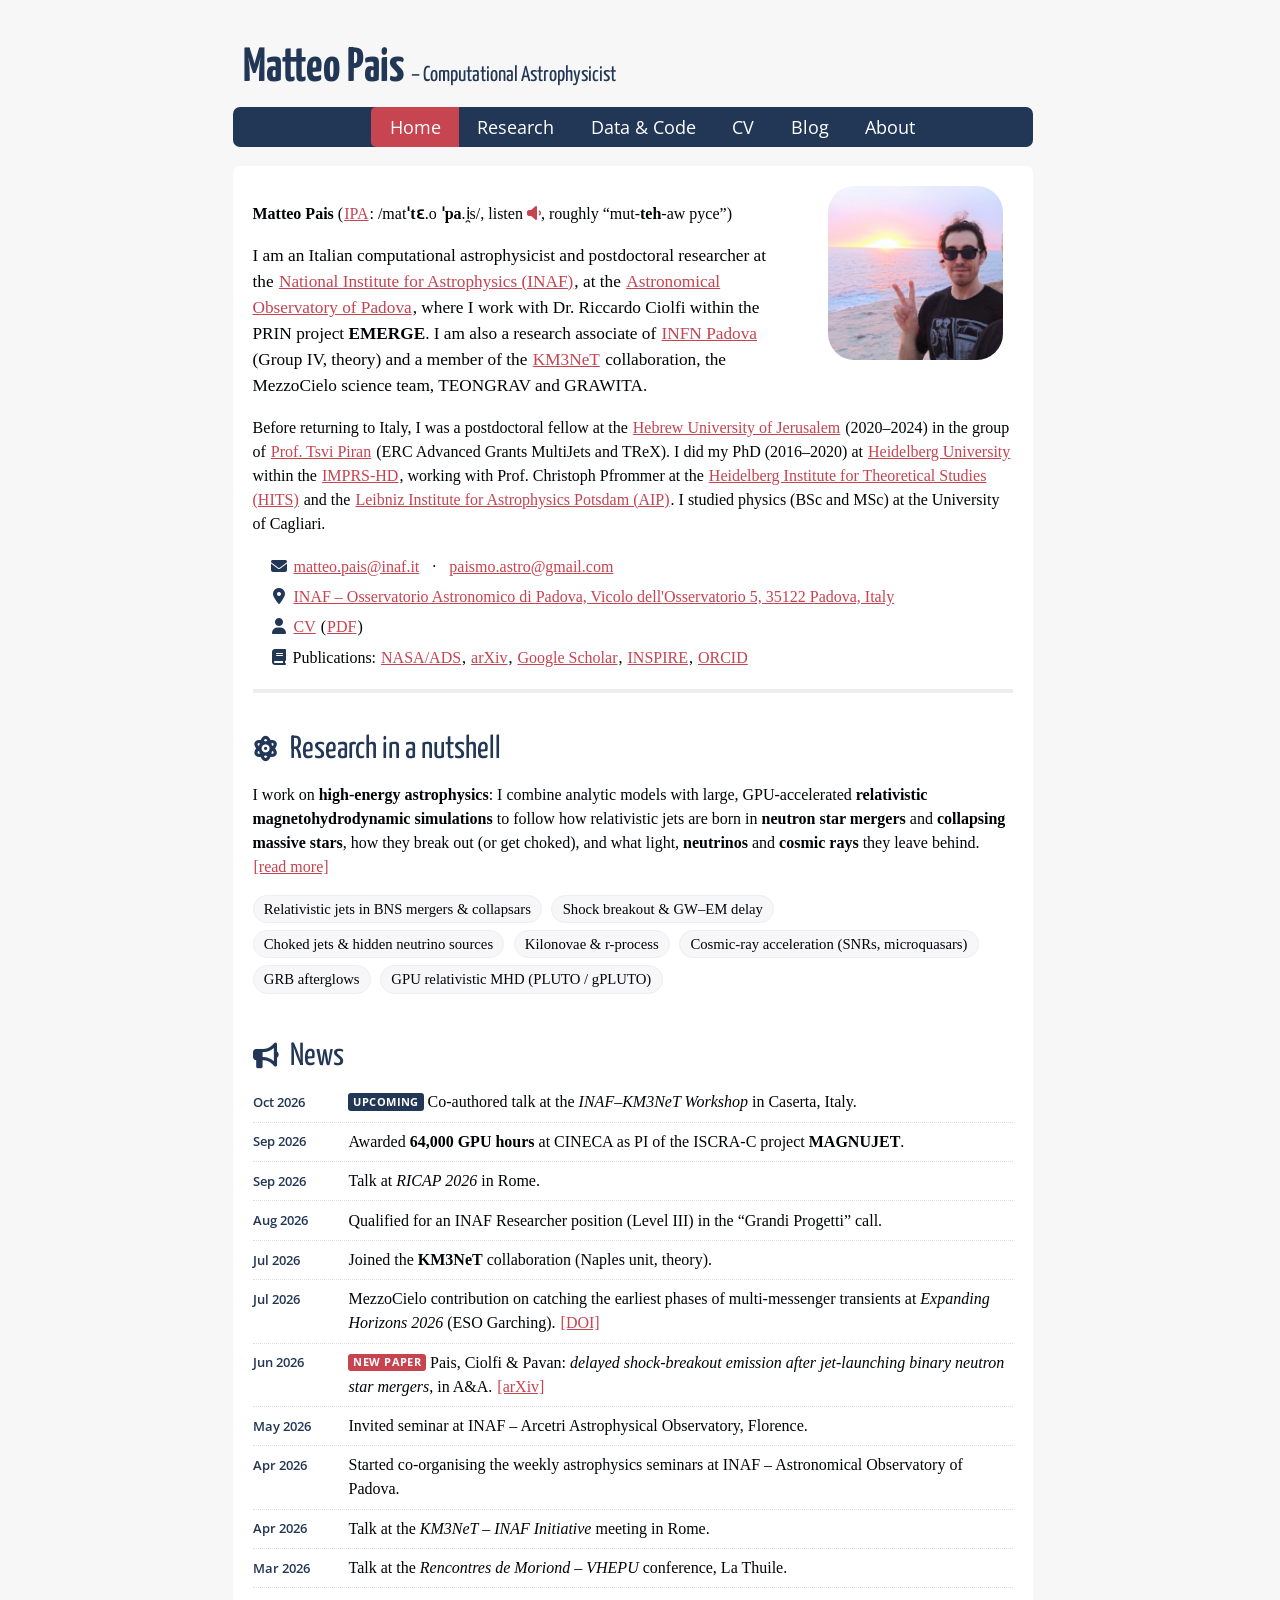
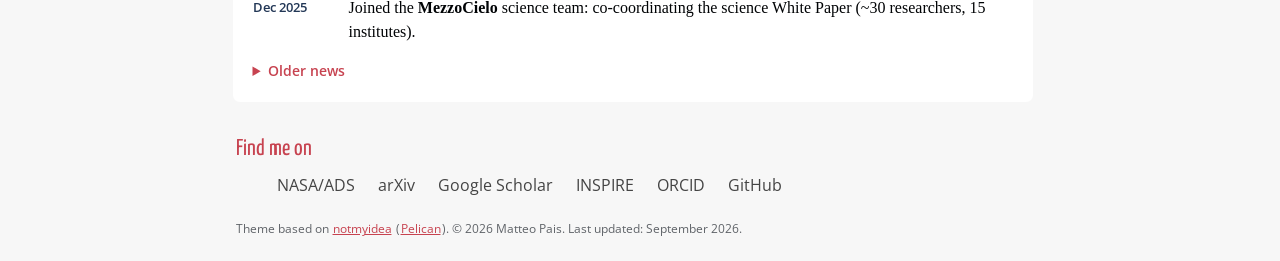
<file: index.html>
<!DOCTYPE html>
<html lang="en">
<head>
  <meta charset="utf-8" />
  <meta name="viewport" content="width=device-width, initial-scale=1.0" />
  <title>Matteo Pais – Computational Astrophysicist</title>
  <meta name="description" content="Matteo Pais – computational astrophysicist at INAF, Astronomical Observatory of Padova: relativistic jets, neutron star mergers, GRBs, cosmic rays and neutrinos." />
  <meta name="author" content="Matteo Pais" />
  <meta property="og:site_name" content="Matteo Pais" />
  <meta property="og:title" content="Matteo Pais – Computational Astrophysicist" />
  <meta property="og:description" content="Matteo Pais – computational astrophysicist at INAF, Astronomical Observatory of Padova: relativistic jets, neutron star mergers, GRBs, cosmic rays and neutrinos." />
  <meta property="og:image" content="https://metatapios.github.io/me.jpg" />
  <meta property="og:url" content="https://metatapios.github.io/" />
  <link rel="preconnect" href="https://fonts.googleapis.com" />
  <link rel="preconnect" href="https://fonts.gstatic.com" crossorigin />
  <link rel="stylesheet" href="https://fonts.googleapis.com/css2?family=Open+Sans:ital,wght@0,400;0,600;0,700;1,400&amp;family=Yanone+Kaffeesatz:wght@400;700&amp;display=swap" />
  <link rel="stylesheet" href="https://cdnjs.cloudflare.com/ajax/libs/font-awesome/6.1.1/css/all.min.css" integrity="sha512-KfkfwYDsLkIlwQp6LFnl8zNdLGxu9YAA1QvwINks4PhcElQSvqcyVLLD9aMhXd13uQjoXtEKNosOWaZqXgel0g==" crossorigin="anonymous" referrerpolicy="no-referrer" />
  <link rel="stylesheet" href="main.css" />
  <link rel="stylesheet" href="site.css" />
  <!-- Google Analytics (GA4) -->
  <script async src="https://www.googletagmanager.com/gtag/js?id=G-FQSKMZWFDB"></script>
  <script>
    window.dataLayer = window.dataLayer || [];
    function gtag(){dataLayer.push(arguments);}
    gtag('js', new Date());
    gtag('config', 'G-FQSKMZWFDB');
  </script>
</head>

<body id="index" class="home">
  <header id="banner" class="body">
    <h1><a href="index.html">Matteo Pais <strong>– Computational Astrophysicist</strong></a></h1>
    <nav>
      <ul>
        <li class="active"><a href="index.html">Home</a></li>
        <li><a href="research.html">Research</a></li>
        <li><a href="data-code.html">Data &amp; Code</a></li>
        <li><a href="cv.html">CV</a></li>
        <li><a href="blog.html">Blog</a></li>
        <li><a href="about.html">About</a></li>
      </ul>
    </nav>
  </header><!-- /#banner -->

  <section id="content" class="body">
<img class="profile-photo" alt="Photo of Matteo Pais" src="me.jpg" />
<script>
  function playName() { new Audio('matteo.mp3').play(); }
</script>

<p><strong>Matteo Pais</strong> (<a href="https://en.wikipedia.org/wiki/International_Phonetic_Alphabet">IPA</a>: /mat<strong>ˈtɛ</strong>.o <strong>ˈpa</strong>.i̯s/, listen <button class="pronounce-btn" onclick="playName()" aria-label="Play pronunciation"><i class="fa-solid fa-volume-low"></i></button>, roughly “mut-<strong>teh</strong>-aw pyce”)</p>

<p class="lead">I am an Italian computational astrophysicist and postdoctoral researcher at the
<a href="https://www.inaf.it/">National Institute for Astrophysics (INAF)</a>, at the
<a href="https://www.oapd.inaf.it/">Astronomical Observatory of Padova</a>, where I work with Dr. Riccardo Ciolfi within the PRIN project <strong>EMERGE</strong>.
I am also a research associate of <a href="https://www.pd.infn.it/">INFN Padova</a> (Group IV, theory) and a member of the
<a href="https://www.km3net.org/">KM3NeT</a> collaboration, the MezzoCielo science team, TEONGRAV and GRAWITA.</p>

<p>Before returning to Italy, I was a postdoctoral fellow at the
<a href="https://phys.huji.ac.il/astrophysics-and-relativity">Hebrew University of Jerusalem</a> (2020–2024) in the group of
<a href="https://tsvipiran.huji.ac.il/">Prof. Tsvi Piran</a> (ERC Advanced Grants MultiJets and TReX).
I did my PhD (2016–2020) at <a href="https://www.uni-heidelberg.de/en">Heidelberg University</a> within the
<a href="https://www.imprs-hd.mpg.de/">IMPRS-HD</a>, working with Prof. Christoph Pfrommer at the
<a href="https://www.h-its.org/">Heidelberg Institute for Theoretical Studies (HITS)</a> and the
<a href="https://www.aip.de/en">Leibniz Institute for Astrophysics Potsdam (AIP)</a>.
I studied physics (BSc and MSc) at the University of Cagliari.</p>

<p class="contact">
  <i class="fa-solid fa-fw fa-envelope"></i>
  <a class="eml" data-u="matteo.pais" data-d="inaf.it" href="cv.html">matteo.pais [at] inaf.it</a>
  &ensp;·&ensp;
  <a class="eml" data-u="paismo.astro" data-d="gmail.com" href="cv.html">paismo.astro [at] gmail.com</a><br>
  <i class="fa-solid fa-fw fa-location-dot"></i>
  <a href="https://www.google.com/maps/search/?api=1&query=INAF+Osservatorio+Astronomico+di+Padova">INAF – Osservatorio Astronomico di Padova, Vicolo dell'Osservatorio 5, 35122 Padova, Italy</a><br>
  <i class="fa-solid fa-fw fa-user"></i>
  <a href="cv.html">CV</a> (<a href="files/CV.pdf">PDF</a>)<br>
  <i class="fa-solid fa-fw fa-book"></i>
  Publications: <a href="https://ui.adsabs.harvard.edu/search/fq=%7B!type%3Daqp%20v%3D%24fq_database%7D&fq_database=(database%3Aastronomy%20OR%20database%3Aphysics)&p_=0&q=%3Dauthor%3A%22Pais%2C%20Matteo%22%20OR%20%3Dauthor%3A%22Pais%2C%20M%22%20year%3A2018-&sort=date%20desc%2C%20bibcode%20desc">NASA/ADS</a>, <a href="https://arxiv.org/search/?query=Pais%2C+Matteo&searchtype=author">arXiv</a>, <a href="https://scholar.google.it/citations?user=K6QO73EAAAAJ&hl=en&oi=ao">Google Scholar</a>, <a href="https://inspirehep.net/authors/1820565">INSPIRE</a>, <a href="https://orcid.org/0000-0002-4243-3889">ORCID</a>
</p>

<hr class="clear">

<h2><i class="fa-solid fa-atom"></i> Research in a nutshell</h2>
<p>I work on <strong>high-energy astrophysics</strong>: I combine analytic models with large, GPU-accelerated
<strong>relativistic magnetohydrodynamic simulations</strong> to follow how relativistic jets are born in
<strong>neutron star mergers</strong> and <strong>collapsing massive stars</strong>, how they break out (or get choked), and what
light, <strong>neutrinos</strong> and <strong>cosmic rays</strong> they leave behind. <a href="research.html">[read more]</a></p>
<ul class="tag-list">
  <li>Relativistic jets in BNS mergers &amp; collapsars</li>
  <li>Shock breakout &amp; GW–EM delay</li>
  <li>Choked jets &amp; hidden neutrino sources</li>
  <li>Kilonovae &amp; r-process</li>
  <li>Cosmic-ray acceleration (SNRs, microquasars)</li>
  <li>GRB afterglows</li>
  <li>GPU relativistic MHD (PLUTO / gPLUTO)</li>
</ul>

<h2><i class="fa-solid fa-bullhorn"></i> News</h2>
<ul class="news">
  <li><span class="date">Oct 2026</span><span><span class="badge upcoming">upcoming</span>Co-authored talk at the <em>INAF–KM3NeT Workshop</em> in Caserta, Italy.</span></li>
  <li><span class="date">Sep 2026</span><span>Awarded <strong>64,000 GPU hours</strong> at CINECA as PI of the ISCRA-C project <strong>MAGNUJET</strong>.</span></li>
  <li><span class="date">Sep 2026</span><span>Talk at <em>RICAP 2026</em> in Rome.</span></li>
  <li><span class="date">Aug 2026</span><span>Qualified for an INAF Researcher position (Level III) in the “Grandi Progetti” call.</span></li>
  <li><span class="date">Jul 2026</span><span>Joined the <strong>KM3NeT</strong> collaboration (Naples unit, theory).</span></li>
  <li><span class="date">Jul 2026</span><span>MezzoCielo contribution on catching the earliest phases of multi-messenger transients at <em>Expanding Horizons 2026</em> (ESO Garching). <a href="https://doi.org/10.5281/zenodo.21841550">[DOI]</a></span></li>
  <li><span class="date">Jun 2026</span><span><span class="badge">new paper</span>Pais, Ciolfi &amp; Pavan: <em>delayed shock-breakout emission after jet-launching binary neutron star mergers</em>, in A&amp;A. <a href="https://arxiv.org/abs/2606.29515">[arXiv]</a></span></li>
  <li><span class="date">May 2026</span><span>Invited seminar at INAF – Arcetri Astrophysical Observatory, Florence.</span></li>
  <li><span class="date">Apr 2026</span><span>Started co-organising the weekly astrophysics seminars at INAF – Astronomical Observatory of Padova.</span></li>
  <li><span class="date">Apr 2026</span><span>Talk at the <em>KM3NeT – INAF Initiative</em> meeting in Rome.</span></li>
  <li><span class="date">Mar 2026</span><span>Talk at the <em>Rencontres de Moriond – VHEPU</em> conference, La Thuile.</span></li>
  <li><span class="date">Dec 2025</span><span>Joined the <strong>MezzoCielo</strong> science team: co-coordinating the science White Paper (~30 researchers, 15 institutes).</span></li>
</ul>
<details class="more">
  <summary>Older news</summary>
  <ul class="news">
  <li><span class="date">Nov 2025</span><span>Co-PI (with R. Ciolfi) of the ISCRA-B project <strong>MerJet</strong>: 3.6 million CPU hours at CINECA.</span></li>
  <li><span class="date">Oct 2025</span><span>Qualified for a fixed-term INAF Researcher position (Level III).</span></li>
  <li><span class="date">Sep 2025</span><span>Awarded 100,000 CPU hours at CINECA as PI of the ISCRA-C project <strong>HiNuJetS</strong>.</span></li>
  <li><span class="date">Aug 2025</span><span>Proceedings on multi-messenger emission from choked jets in collapsars (Celli et al.) at <em>HEPRO IX</em>, Rio de Janeiro. <a href="https://doi.org/10.22323/1.510.0011">[DOI]</a></span></li>
  <li><span class="date">Jul 2025</span><span>Talk at <em>ICRC 2025</em> in Geneva on choked jets in blue/red supergiants as hidden neutrino sources. <a href="https://arxiv.org/abs/2509.22419">[arXiv]</a></span></li>
  <li><span class="date">May 2025</span><span>Poster at the <em>XV Einstein Telescope Symposium</em>, Bologna.</span></li>
  <li><span class="date">Apr 2025</span><span>Talk at <em>An Extraordinary Journey into the Transient Sky</em>, Padova.</span></li>
  <li><span class="date">Feb 2025</span><span><span class="badge">award</span>Marie Skłodowska-Curie <strong>Seal of Excellence</strong> for the proposal <em>KiloJets</em>.</span></li>
  <li><span class="date">2025</span><span>Joined the <strong>TEONGRAV</strong> and <strong>GRAWITA</strong> (WG6) collaborations.</span></li>
  <li><span class="date">Nov 2024</span><span><span class="badge">new paper</span>Pais, Piran, Kiuchi &amp; Shibata: <em>short GRB jets in realistic late BNS merger environments</em>, ApJ 976, 35. <a href="https://arxiv.org/abs/2407.19002">[arXiv]</a></span></li>
  <li><span class="date">Sep 2024</span><span>Invited plenary talk at <em>CNOC XIII</em>, the Italian national congress on compact objects, Alghero.</span></li>
  <li><span class="date">Jul 2024</span><span>Invited talk and contributed talk at the <em>17th Marcel Grossmann Meeting</em> (Pescara); talk at <em>EAS 2024</em> (Padova).</span></li>
  <li><span class="date">2024</span><span>Moved to <strong>INAF – Astronomical Observatory of Padova</strong> (PRIN EMERGE, with R. Ciolfi) and became a research associate of INFN Padova.</span></li>
  </ul>
</details>
  </section>

  <section id="extras" class="body">
    <div class="blogroll">
      <h2>Find me on</h2>
      <ul>
        <li><a href="https://ui.adsabs.harvard.edu/search/fq=%7B!type%3Daqp%20v%3D%24fq_database%7D&fq_database=(database%3Aastronomy%20OR%20database%3Aphysics)&p_=0&q=%3Dauthor%3A%22Pais%2C%20Matteo%22%20OR%20%3Dauthor%3A%22Pais%2C%20M%22%20year%3A2018-&sort=date%20desc%2C%20bibcode%20desc">NASA/ADS</a></li>
        <li><a href="https://arxiv.org/search/?query=Pais%2C+Matteo&searchtype=author">arXiv</a></li>
        <li><a href="https://scholar.google.it/citations?user=K6QO73EAAAAJ&hl=en&oi=ao">Google Scholar</a></li>
        <li><a href="https://inspirehep.net/authors/1820565">INSPIRE</a></li>
        <li><a href="https://orcid.org/0000-0002-4243-3889">ORCID</a></li>
        <li><a href="https://github.com/metatapios">GitHub</a></li>
      </ul>
    </div><!-- /.blogroll -->
  </section><!-- /#extras -->

  <footer id="contentinfo" class="body">
    <address id="about" class="vcard body">
      Theme based on <a href="https://www.smashingmagazine.com/2009/08/designing-a-html-5-layout-from-scratch/">notmyidea</a> (<a href="https://getpelican.com/">Pelican</a>).
      &copy; 2026 Matteo Pais. Last updated: September 2026.
    </address><!-- /#about -->
  </footer><!-- /#contentinfo -->

  <script>
    // Assemble e-mail links at runtime to keep addresses away from simple scrapers
    document.querySelectorAll('a.eml').forEach(function (a) {
      var addr = a.dataset.u + '@' + a.dataset.d;
      a.href = 'mailto:' + addr;
      a.textContent = addr;
    });
  </script>
</body>
</html>
</file>
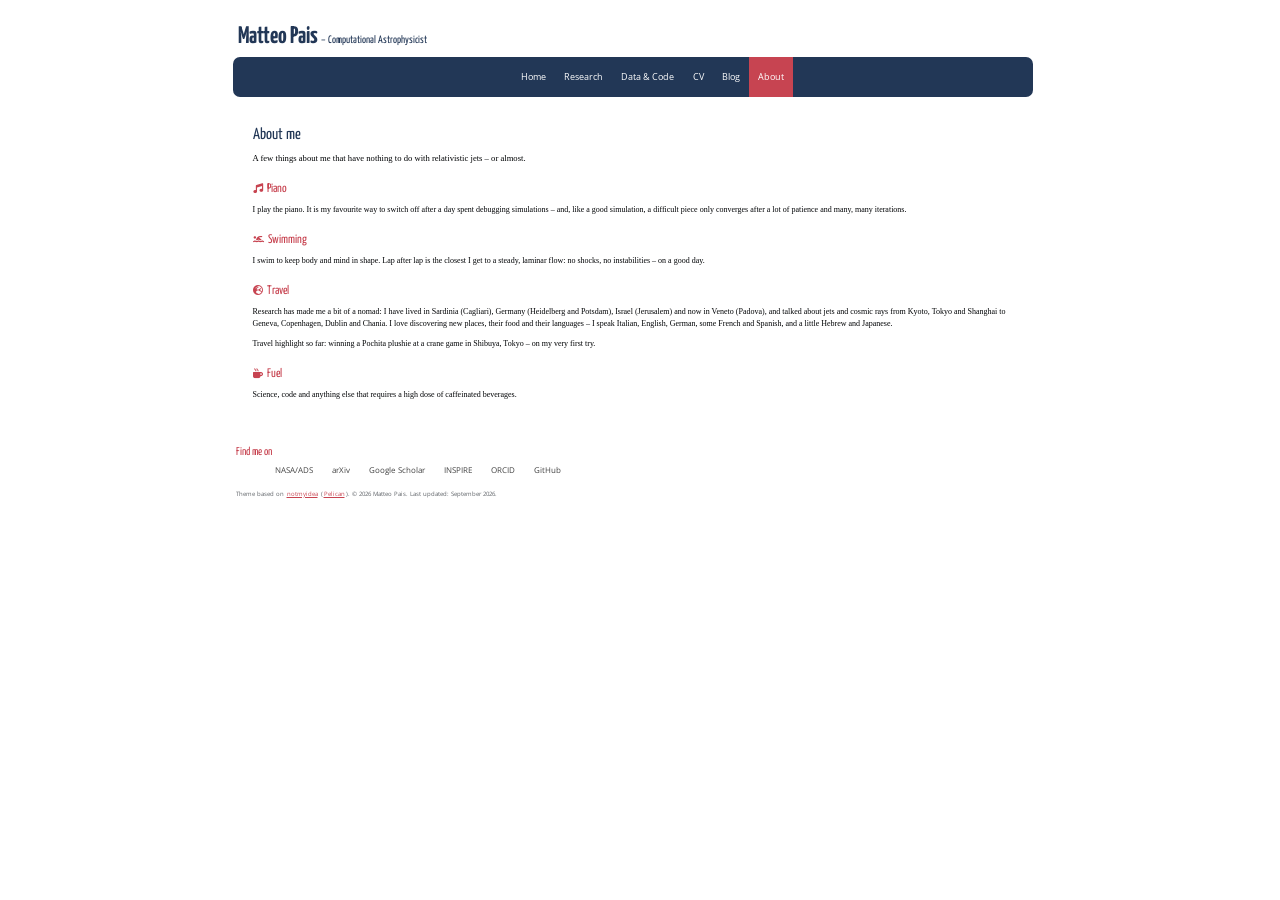
<file: about.html>
<!DOCTYPE html>
<html lang="en">
<head>
  <meta charset="utf-8" />
  <meta name="viewport" content="width=device-width, initial-scale=1.0" />
  <title>About – Matteo Pais</title>
  <meta name="description" content="About Matteo Pais: piano, swimming and travel." />
  <meta name="author" content="Matteo Pais" />
  <meta property="og:site_name" content="Matteo Pais" />
  <meta property="og:title" content="About – Matteo Pais" />
  <meta property="og:description" content="About Matteo Pais: piano, swimming and travel." />
  <meta property="og:image" content="https://metatapios.github.io/me.jpg" />
  <meta property="og:url" content="https://metatapios.github.io/about.html" />
  <link rel="preconnect" href="https://fonts.googleapis.com" />
  <link rel="preconnect" href="https://fonts.gstatic.com" crossorigin />
  <link rel="stylesheet" href="https://fonts.googleapis.com/css2?family=Open+Sans:ital,wght@0,400;0,600;0,700;1,400&amp;family=Yanone+Kaffeesatz:wght@400;700&amp;display=swap" />
  <link rel="stylesheet" href="https://cdnjs.cloudflare.com/ajax/libs/font-awesome/6.1.1/css/all.min.css" integrity="sha512-KfkfwYDsLkIlwQp6LFnl8zNdLGxu9YAA1QvwINks4PhcElQSvqcyVLLD9aMhXd13uQjoXtEKNosOWaZqXgel0g==" crossorigin="anonymous" referrerpolicy="no-referrer" />
  <link rel="stylesheet" href="main.css" />
  <link rel="stylesheet" href="site.css" />
  <!-- Google Analytics (GA4) -->
  <script async src="https://www.googletagmanager.com/gtag/js?id=G-FQSKMZWFDB"></script>
  <script>
    window.dataLayer = window.dataLayer || [];
    function gtag(){dataLayer.push(arguments);}
    gtag('js', new Date());
    gtag('config', 'G-FQSKMZWFDB');
  </script>
</head>

<body id="about" class="home">
  <header id="banner" class="body">
    <h1><a href="index.html">Matteo Pais <strong>– Computational Astrophysicist</strong></a></h1>
    <nav>
      <ul>
        <li><a href="index.html">Home</a></li>
        <li><a href="research.html">Research</a></li>
        <li><a href="data-code.html">Data &amp; Code</a></li>
        <li><a href="cv.html">CV</a></li>
        <li><a href="blog.html">Blog</a></li>
        <li class="active"><a href="about.html">About</a></li>
      </ul>
    </nav>
  </header><!-- /#banner -->

  <section id="content" class="body">
<h2>About me</h2>
<p class="lead">A few things about me that have nothing to do with relativistic jets – or almost.</p>

<h3><i class="fa-solid fa-music"></i> Piano</h3>
<p>I play the piano. It is my favourite way to switch off after a day spent debugging simulations – and, like a good simulation,
a difficult piece only converges after a lot of patience and many, many iterations.</p>

<h3><i class="fa-solid fa-person-swimming"></i> Swimming</h3>
<p>I swim to keep body and mind in shape. Lap after lap is the closest I get to a steady, laminar flow:
no shocks, no instabilities – on a good day.</p>

<h3><i class="fa-solid fa-earth-europe"></i> Travel</h3>
<p>Research has made me a bit of a nomad: I have lived in Sardinia (Cagliari), Germany (Heidelberg and Potsdam), Israel (Jerusalem)
and now in Veneto (Padova), and talked about jets and cosmic rays from Kyoto, Tokyo and Shanghai to Geneva, Copenhagen, Dublin and Chania.
I love discovering new places, their food and their languages – I speak Italian, English, German, some French and Spanish, and a little
Hebrew and Japanese.</p>
<p>Travel highlight so far: winning a Pochita plushie at a crane game in Shibuya, Tokyo – on my very first try.</p>

<h3><i class="fa-solid fa-mug-hot"></i> Fuel</h3>
<p>Science, code and anything else that requires a high dose of caffeinated beverages.</p>
  </section>

  <section id="extras" class="body">
    <div class="blogroll">
      <h2>Find me on</h2>
      <ul>
        <li><a href="https://ui.adsabs.harvard.edu/search/fq=%7B!type%3Daqp%20v%3D%24fq_database%7D&fq_database=(database%3Aastronomy%20OR%20database%3Aphysics)&p_=0&q=%3Dauthor%3A%22Pais%2C%20Matteo%22%20OR%20%3Dauthor%3A%22Pais%2C%20M%22%20year%3A2018-&sort=date%20desc%2C%20bibcode%20desc">NASA/ADS</a></li>
        <li><a href="https://arxiv.org/search/?query=Pais%2C+Matteo&searchtype=author">arXiv</a></li>
        <li><a href="https://scholar.google.it/citations?user=K6QO73EAAAAJ&hl=en&oi=ao">Google Scholar</a></li>
        <li><a href="https://inspirehep.net/authors/1820565">INSPIRE</a></li>
        <li><a href="https://orcid.org/0000-0002-4243-3889">ORCID</a></li>
        <li><a href="https://github.com/metatapios">GitHub</a></li>
      </ul>
    </div><!-- /.blogroll -->
  </section><!-- /#extras -->

  <footer id="contentinfo" class="body">
    <address id="about" class="vcard body">
      Theme based on <a href="https://www.smashingmagazine.com/2009/08/designing-a-html-5-layout-from-scratch/">notmyidea</a> (<a href="https://getpelican.com/">Pelican</a>).
      &copy; 2026 Matteo Pais. Last updated: September 2026.
    </address><!-- /#about -->
  </footer><!-- /#contentinfo -->

  <script>
    // Assemble e-mail links at runtime to keep addresses away from simple scrapers
    document.querySelectorAll('a.eml').forEach(function (a) {
      var addr = a.dataset.u + '@' + a.dataset.d;
      a.href = 'mailto:' + addr;
      a.textContent = addr;
    });
  </script>
</body>
</html>
</file>
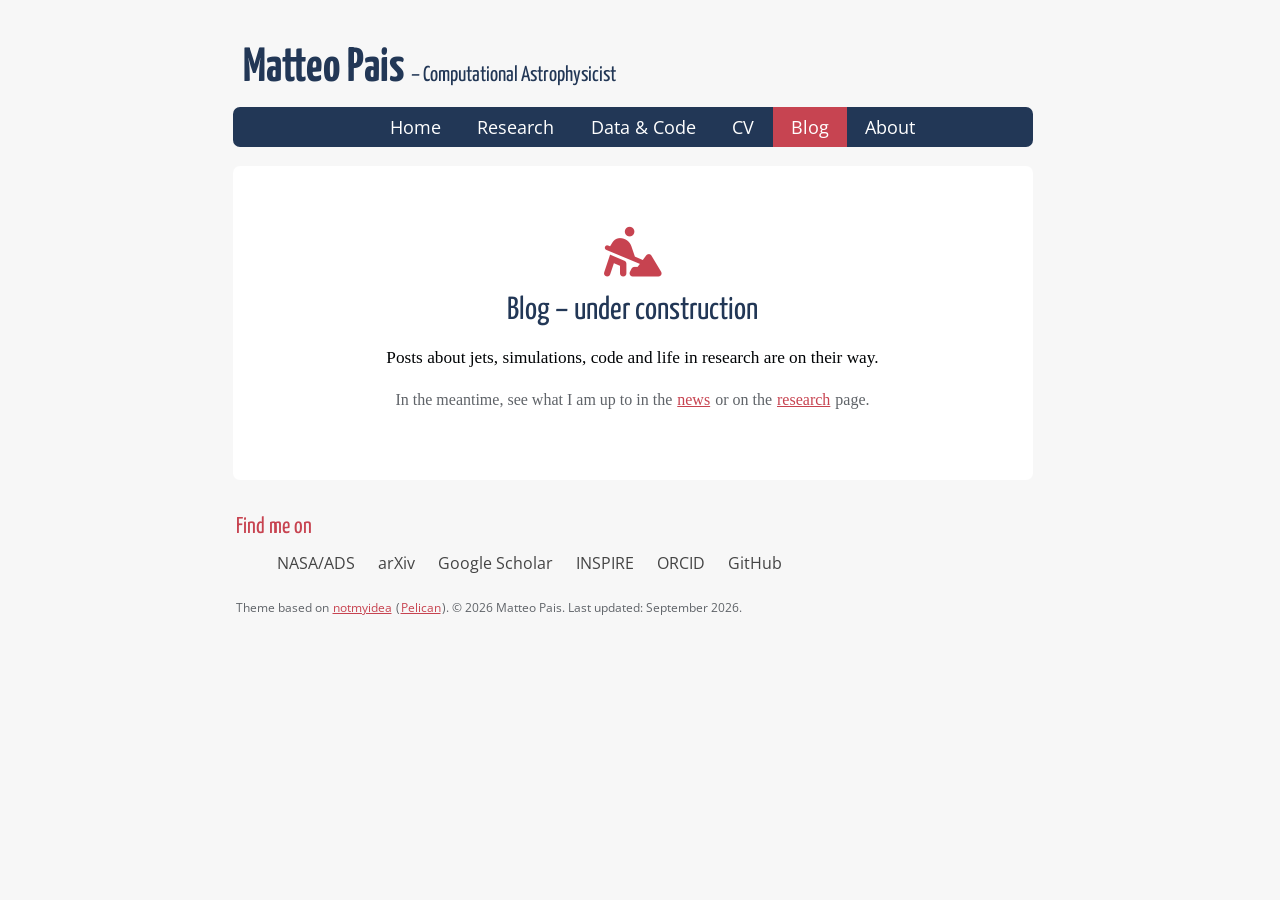
<file: blog.html>
<!DOCTYPE html>
<html lang="en">
<head>
  <meta charset="utf-8" />
  <meta name="viewport" content="width=device-width, initial-scale=1.0" />
  <title>Blog – Matteo Pais</title>
  <meta name="description" content="Blog of Matteo Pais – under construction." />
  <meta name="author" content="Matteo Pais" />
  <meta property="og:site_name" content="Matteo Pais" />
  <meta property="og:title" content="Blog – Matteo Pais" />
  <meta property="og:description" content="Blog of Matteo Pais – under construction." />
  <meta property="og:image" content="https://metatapios.github.io/me.jpg" />
  <meta property="og:url" content="https://metatapios.github.io/blog.html" />
  <link rel="preconnect" href="https://fonts.googleapis.com" />
  <link rel="preconnect" href="https://fonts.gstatic.com" crossorigin />
  <link rel="stylesheet" href="https://fonts.googleapis.com/css2?family=Open+Sans:ital,wght@0,400;0,600;0,700;1,400&amp;family=Yanone+Kaffeesatz:wght@400;700&amp;display=swap" />
  <link rel="stylesheet" href="https://cdnjs.cloudflare.com/ajax/libs/font-awesome/6.1.1/css/all.min.css" integrity="sha512-KfkfwYDsLkIlwQp6LFnl8zNdLGxu9YAA1QvwINks4PhcElQSvqcyVLLD9aMhXd13uQjoXtEKNosOWaZqXgel0g==" crossorigin="anonymous" referrerpolicy="no-referrer" />
  <link rel="stylesheet" href="main.css" />
  <link rel="stylesheet" href="site.css" />
  <!-- Google Analytics (GA4) -->
  <script async src="https://www.googletagmanager.com/gtag/js?id=G-FQSKMZWFDB"></script>
  <script>
    window.dataLayer = window.dataLayer || [];
    function gtag(){dataLayer.push(arguments);}
    gtag('js', new Date());
    gtag('config', 'G-FQSKMZWFDB');
  </script>
</head>

<body id="blog" class="home">
  <header id="banner" class="body">
    <h1><a href="index.html">Matteo Pais <strong>– Computational Astrophysicist</strong></a></h1>
    <nav>
      <ul>
        <li><a href="index.html">Home</a></li>
        <li><a href="research.html">Research</a></li>
        <li><a href="data-code.html">Data &amp; Code</a></li>
        <li><a href="cv.html">CV</a></li>
        <li class="active"><a href="blog.html">Blog</a></li>
        <li><a href="about.html">About</a></li>
      </ul>
    </nav>
  </header><!-- /#banner -->

  <section id="content" class="body">
<div class="construction">
  <i class="fa-solid fa-person-digging"></i>
  <h2>Blog – under construction</h2>
  <p class="lead">Posts about jets, simulations, code and life in research are on their way.</p>
  <p class="muted">In the meantime, see what I am up to in the <a href="index.html">news</a> or on the <a href="research.html">research</a> page.</p>
</div>
  </section>

  <section id="extras" class="body">
    <div class="blogroll">
      <h2>Find me on</h2>
      <ul>
        <li><a href="https://ui.adsabs.harvard.edu/search/fq=%7B!type%3Daqp%20v%3D%24fq_database%7D&fq_database=(database%3Aastronomy%20OR%20database%3Aphysics)&p_=0&q=%3Dauthor%3A%22Pais%2C%20Matteo%22%20OR%20%3Dauthor%3A%22Pais%2C%20M%22%20year%3A2018-&sort=date%20desc%2C%20bibcode%20desc">NASA/ADS</a></li>
        <li><a href="https://arxiv.org/search/?query=Pais%2C+Matteo&searchtype=author">arXiv</a></li>
        <li><a href="https://scholar.google.it/citations?user=K6QO73EAAAAJ&hl=en&oi=ao">Google Scholar</a></li>
        <li><a href="https://inspirehep.net/authors/1820565">INSPIRE</a></li>
        <li><a href="https://orcid.org/0000-0002-4243-3889">ORCID</a></li>
        <li><a href="https://github.com/metatapios">GitHub</a></li>
      </ul>
    </div><!-- /.blogroll -->
  </section><!-- /#extras -->

  <footer id="contentinfo" class="body">
    <address id="about" class="vcard body">
      Theme based on <a href="https://www.smashingmagazine.com/2009/08/designing-a-html-5-layout-from-scratch/">notmyidea</a> (<a href="https://getpelican.com/">Pelican</a>).
      &copy; 2026 Matteo Pais. Last updated: September 2026.
    </address><!-- /#about -->
  </footer><!-- /#contentinfo -->

  <script>
    // Assemble e-mail links at runtime to keep addresses away from simple scrapers
    document.querySelectorAll('a.eml').forEach(function (a) {
      var addr = a.dataset.u + '@' + a.dataset.d;
      a.href = 'mailto:' + addr;
      a.textContent = addr;
    });
  </script>
</body>
</html>
</file>
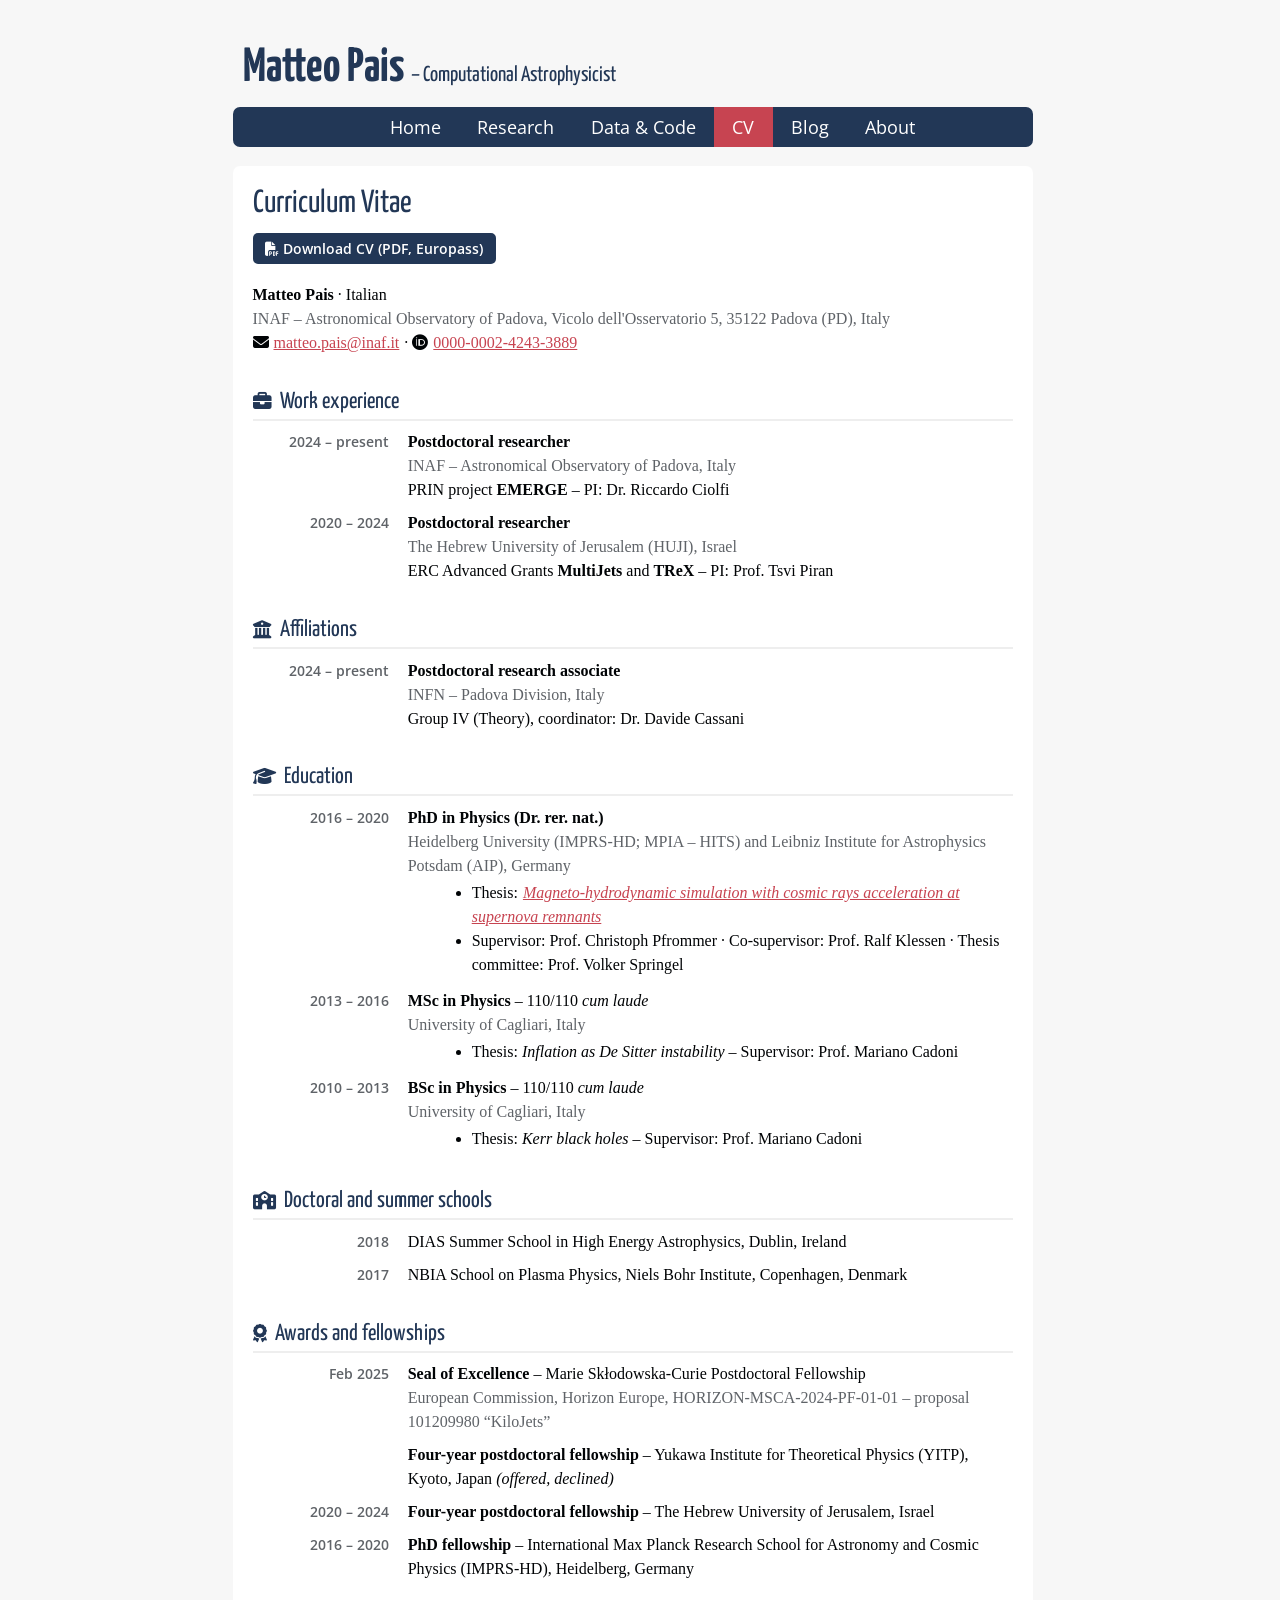
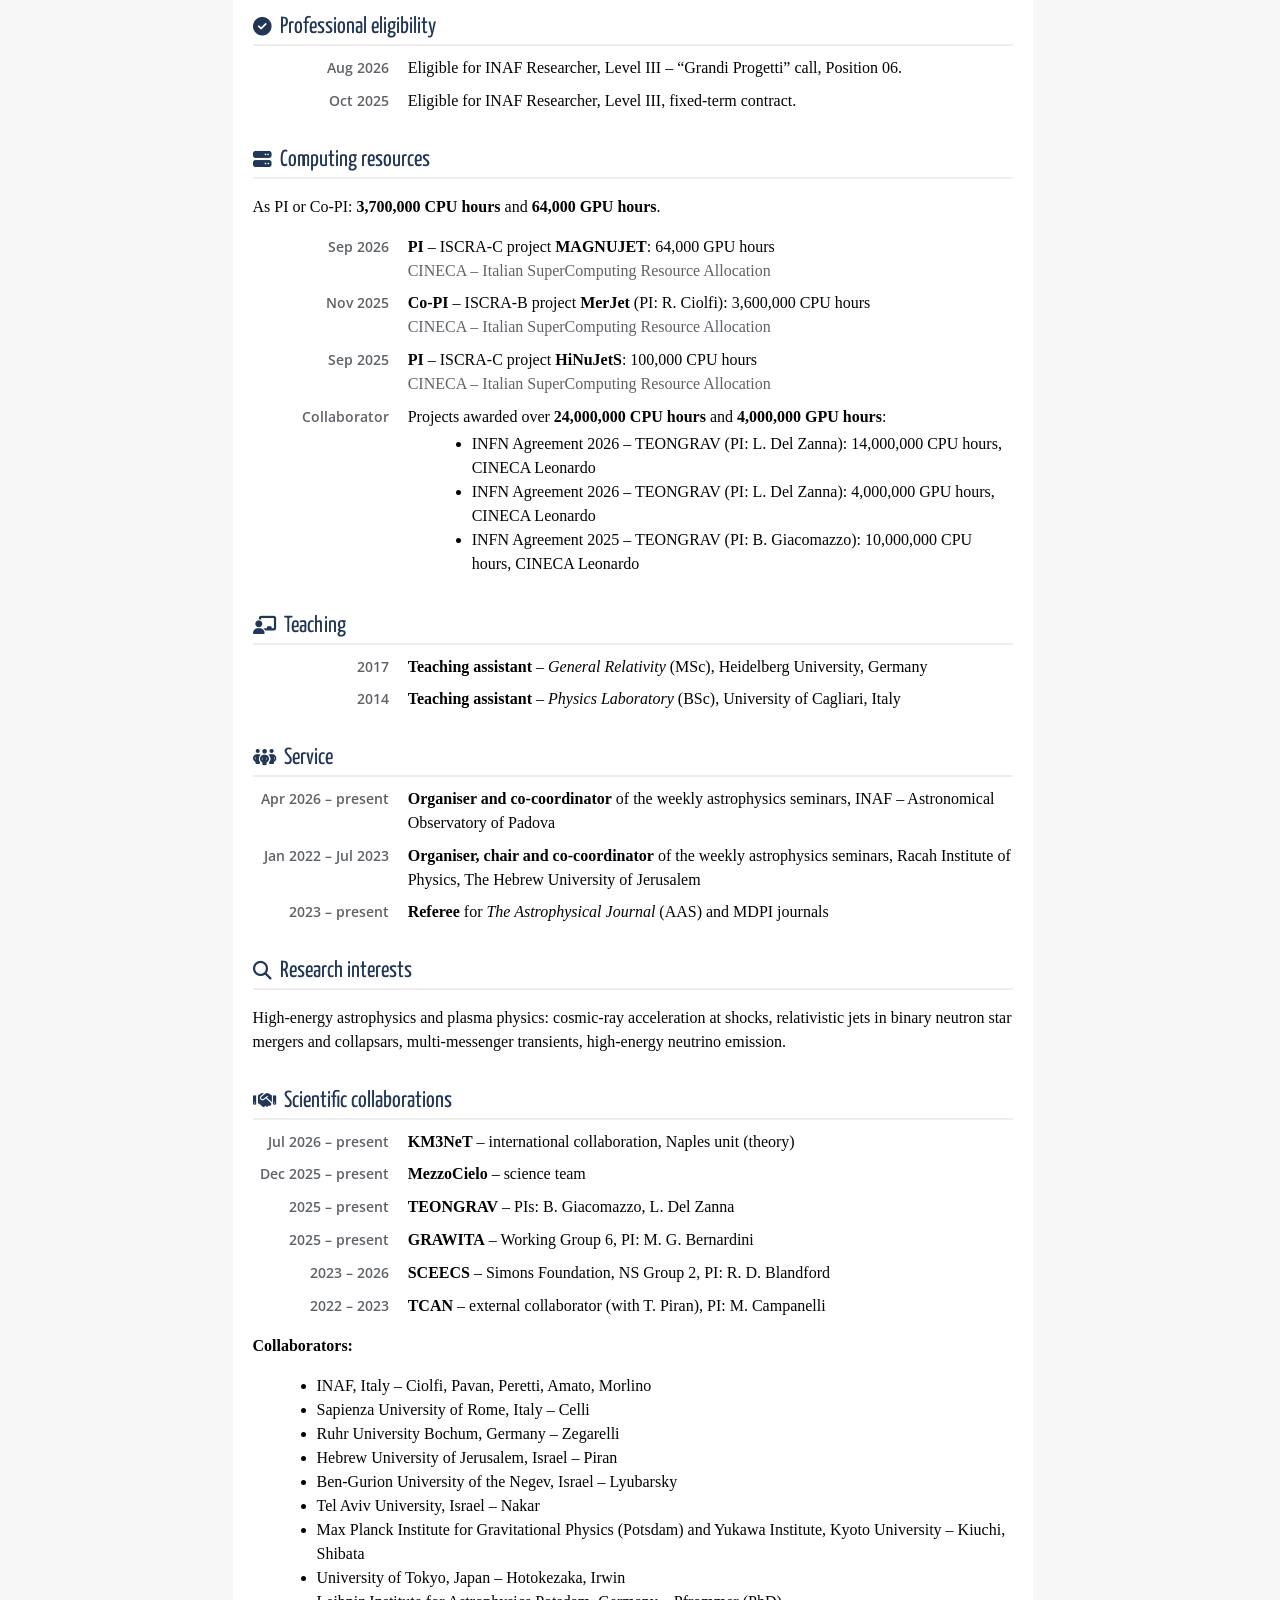
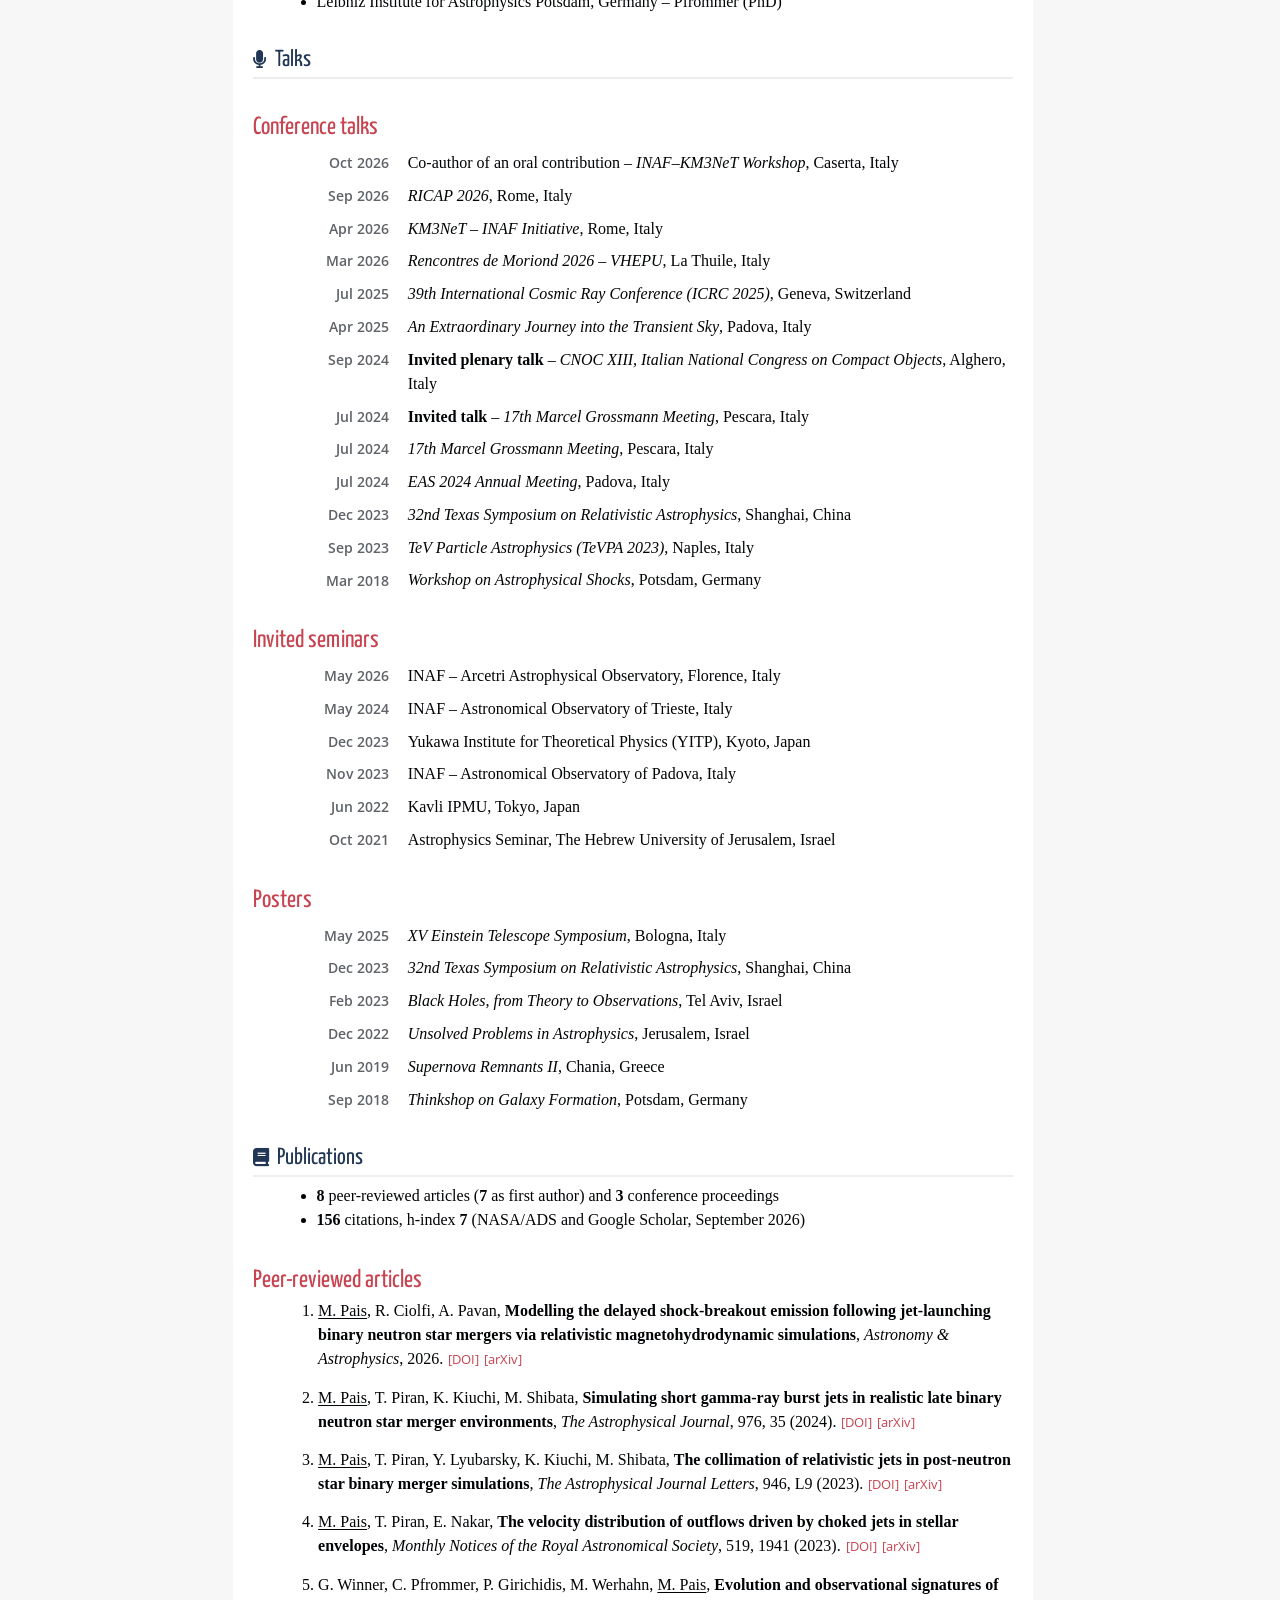
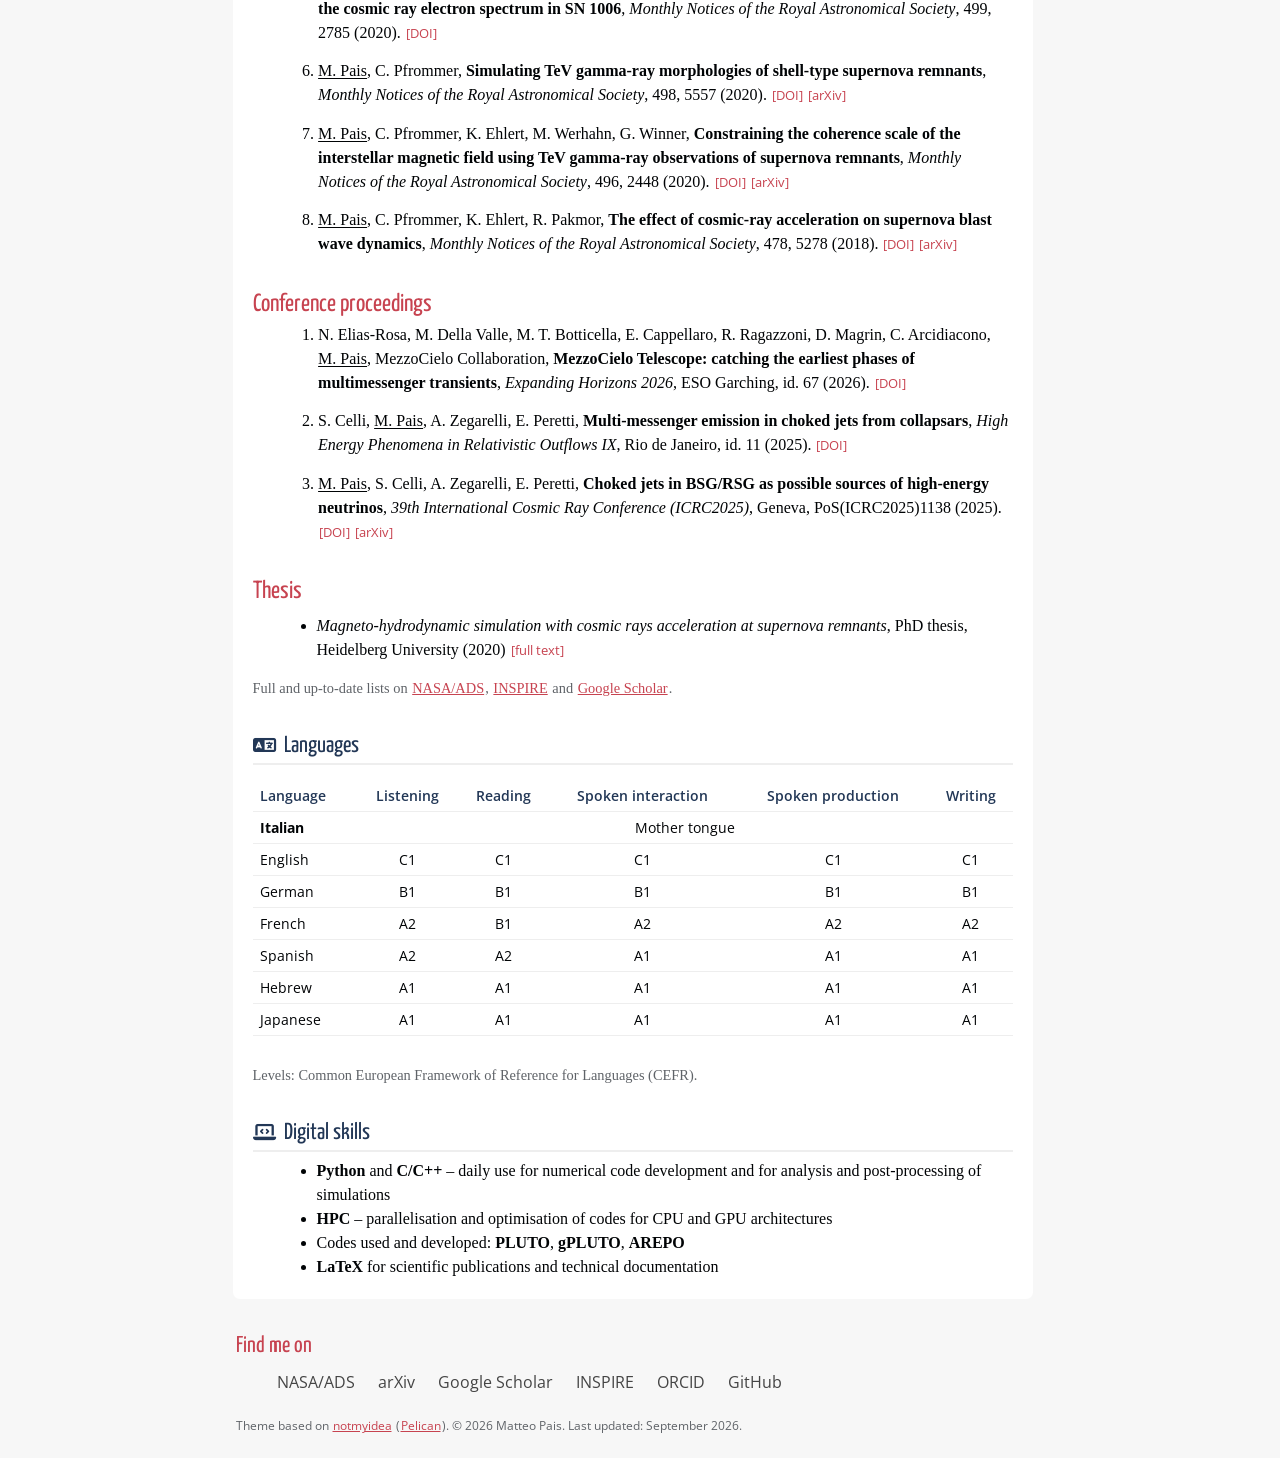
<file: cv.html>
<!DOCTYPE html>
<html lang="en">
<head>
  <meta charset="utf-8" />
  <meta name="viewport" content="width=device-width, initial-scale=1.0" />
  <title>CV – Matteo Pais</title>
  <meta name="description" content="Curriculum vitae of Matteo Pais (extended Europass version)." />
  <meta name="author" content="Matteo Pais" />
  <meta property="og:site_name" content="Matteo Pais" />
  <meta property="og:title" content="CV – Matteo Pais" />
  <meta property="og:description" content="Curriculum vitae of Matteo Pais (extended Europass version)." />
  <meta property="og:image" content="https://metatapios.github.io/me.jpg" />
  <meta property="og:url" content="https://metatapios.github.io/cv.html" />
  <link rel="preconnect" href="https://fonts.googleapis.com" />
  <link rel="preconnect" href="https://fonts.gstatic.com" crossorigin />
  <link rel="stylesheet" href="https://fonts.googleapis.com/css2?family=Open+Sans:ital,wght@0,400;0,600;0,700;1,400&amp;family=Yanone+Kaffeesatz:wght@400;700&amp;display=swap" />
  <link rel="stylesheet" href="https://cdnjs.cloudflare.com/ajax/libs/font-awesome/6.1.1/css/all.min.css" integrity="sha512-KfkfwYDsLkIlwQp6LFnl8zNdLGxu9YAA1QvwINks4PhcElQSvqcyVLLD9aMhXd13uQjoXtEKNosOWaZqXgel0g==" crossorigin="anonymous" referrerpolicy="no-referrer" />
  <link rel="stylesheet" href="main.css" />
  <link rel="stylesheet" href="site.css" />
  <!-- Google Analytics (GA4) -->
  <script async src="https://www.googletagmanager.com/gtag/js?id=G-FQSKMZWFDB"></script>
  <script>
    window.dataLayer = window.dataLayer || [];
    function gtag(){dataLayer.push(arguments);}
    gtag('js', new Date());
    gtag('config', 'G-FQSKMZWFDB');
  </script>
</head>

<body id="cv" class="home">
  <header id="banner" class="body">
    <h1><a href="index.html">Matteo Pais <strong>– Computational Astrophysicist</strong></a></h1>
    <nav>
      <ul>
        <li><a href="index.html">Home</a></li>
        <li><a href="research.html">Research</a></li>
        <li><a href="data-code.html">Data &amp; Code</a></li>
        <li class="active"><a href="cv.html">CV</a></li>
        <li><a href="blog.html">Blog</a></li>
        <li><a href="about.html">About</a></li>
      </ul>
    </nav>
  </header><!-- /#banner -->

  <section id="content" class="body">
<h2>Curriculum Vitae</h2>
<p class="cv-actions">
  <a class="btn" href="files/CV.pdf"><i class="fa-solid fa-file-pdf"></i> Download CV (PDF, Europass)</a>
</p>
<p><strong>Matteo Pais</strong> · Italian<br>
<span class="muted">INAF – Astronomical Observatory of Padova, Vicolo dell'Osservatorio 5, 35122 Padova (PD), Italy</span><br>
<i class="fa-solid fa-envelope"></i> <a class="eml" data-u="matteo.pais" data-d="inaf.it" href="index.html">matteo.pais [at] inaf.it</a> ·
<i class="fa-brands fa-orcid"></i> <a href="https://orcid.org/0000-0002-4243-3889">0000-0002-4243-3889</a></p>
<h2 class="cv-section"><i class="fa-solid fa-briefcase"></i> Work experience</h2>
<dl class="cv">
  <dt>2024 – present</dt>
  <dd><strong>Postdoctoral researcher</strong><br><span class='org'>INAF – Astronomical Observatory of Padova, Italy</span><br>PRIN project <strong>EMERGE</strong> – PI: Dr. Riccardo Ciolfi</dd>
  <dt>2020 – 2024</dt>
  <dd><strong>Postdoctoral researcher</strong><br><span class='org'>The Hebrew University of Jerusalem (HUJI), Israel</span><br>ERC Advanced Grants <strong>MultiJets</strong> and <strong>TReX</strong> – PI: Prof. Tsvi Piran</dd>
</dl>
<h2 class="cv-section"><i class="fa-solid fa-building-columns"></i> Affiliations</h2>
<dl class="cv">
  <dt>2024 – present</dt>
  <dd><strong>Postdoctoral research associate</strong><br><span class='org'>INFN – Padova Division, Italy</span><br>Group IV (Theory), coordinator: Dr. Davide Cassani</dd>
</dl>
<h2 class="cv-section"><i class="fa-solid fa-graduation-cap"></i> Education</h2>
<dl class="cv">
  <dt>2016 – 2020</dt>
  <dd><strong>PhD in Physics (Dr. rer. nat.)</strong><br><span class='org'>Heidelberg University (IMPRS-HD; MPIA – HITS) and Leibniz Institute for Astrophysics Potsdam (AIP), Germany</span><ul><li>Thesis: <a href='https://archiv.ub.uni-heidelberg.de/volltextserver/29011/'><em>Magneto-hydrodynamic simulation with cosmic rays acceleration at supernova remnants</em></a></li><li>Supervisor: Prof. Christoph Pfrommer · Co-supervisor: Prof. Ralf Klessen · Thesis committee: Prof. Volker Springel</li></ul></dd>
  <dt>2013 – 2016</dt>
  <dd><strong>MSc in Physics</strong> – 110/110 <em>cum laude</em><br><span class='org'>University of Cagliari, Italy</span><ul><li>Thesis: <em>Inflation as De Sitter instability</em> – Supervisor: Prof. Mariano Cadoni</li></ul></dd>
  <dt>2010 – 2013</dt>
  <dd><strong>BSc in Physics</strong> – 110/110 <em>cum laude</em><br><span class='org'>University of Cagliari, Italy</span><ul><li>Thesis: <em>Kerr black holes</em> – Supervisor: Prof. Mariano Cadoni</li></ul></dd>
</dl>
<h2 class="cv-section"><i class="fa-solid fa-school"></i> Doctoral and summer schools</h2>
<dl class="cv">
  <dt>2018</dt>
  <dd>DIAS Summer School in High Energy Astrophysics, Dublin, Ireland</dd>
  <dt>2017</dt>
  <dd>NBIA School on Plasma Physics, Niels Bohr Institute, Copenhagen, Denmark</dd>
</dl>
<h2 class="cv-section"><i class="fa-solid fa-award"></i> Awards and fellowships</h2>
<dl class="cv">
  <dt>Feb 2025</dt>
  <dd><strong>Seal of Excellence</strong> – Marie Skłodowska-Curie Postdoctoral Fellowship<br><span class='org'>European Commission, Horizon Europe, HORIZON-MSCA-2024-PF-01-01 – proposal 101209980 “KiloJets”</span></dd>
  <dt></dt>
  <dd><strong>Four-year postdoctoral fellowship</strong> – Yukawa Institute for Theoretical Physics (YITP), Kyoto, Japan <em>(offered, declined)</em></dd>
  <dt>2020 – 2024</dt>
  <dd><strong>Four-year postdoctoral fellowship</strong> – The Hebrew University of Jerusalem, Israel</dd>
  <dt>2016 – 2020</dt>
  <dd><strong>PhD fellowship</strong> – International Max Planck Research School for Astronomy and Cosmic Physics (IMPRS-HD), Heidelberg, Germany</dd>
</dl>
<h2 class="cv-section"><i class="fa-solid fa-circle-check"></i> Professional eligibility</h2>
<dl class="cv">
  <dt>Aug 2026</dt>
  <dd>Eligible for INAF Researcher, Level III – “Grandi Progetti” call, Position 06.</dd>
  <dt>Oct 2025</dt>
  <dd>Eligible for INAF Researcher, Level III, fixed-term contract.</dd>
</dl>
<h2 class="cv-section" id="computing"><i class="fa-solid fa-server"></i> Computing resources</h2>
<p>As PI or Co-PI: <strong>3,700,000 CPU hours</strong> and <strong>64,000 GPU hours</strong>.</p>
<dl class="cv">
  <dt>Sep 2026</dt>
  <dd><strong>PI</strong> – ISCRA-C project <strong>MAGNUJET</strong>: 64,000 GPU hours<br><span class='org'>CINECA – Italian SuperComputing Resource Allocation</span></dd>
  <dt>Nov 2025</dt>
  <dd><strong>Co-PI</strong> – ISCRA-B project <strong>MerJet</strong> (PI: R. Ciolfi): 3,600,000 CPU hours<br><span class='org'>CINECA – Italian SuperComputing Resource Allocation</span></dd>
  <dt>Sep 2025</dt>
  <dd><strong>PI</strong> – ISCRA-C project <strong>HiNuJetS</strong>: 100,000 CPU hours<br><span class='org'>CINECA – Italian SuperComputing Resource Allocation</span></dd>
  <dt>Collaborator</dt>
  <dd>Projects awarded over <strong>24,000,000 CPU hours</strong> and <strong>4,000,000 GPU hours</strong>:<ul><li>INFN Agreement 2026 – TEONGRAV (PI: L. Del Zanna): 14,000,000 CPU hours, CINECA Leonardo</li><li>INFN Agreement 2026 – TEONGRAV (PI: L. Del Zanna): 4,000,000 GPU hours, CINECA Leonardo</li><li>INFN Agreement 2025 – TEONGRAV (PI: B. Giacomazzo): 10,000,000 CPU hours, CINECA Leonardo</li></ul></dd>
</dl>
<h2 class="cv-section"><i class="fa-solid fa-chalkboard-user"></i> Teaching</h2>
<dl class="cv">
  <dt>2017</dt>
  <dd><strong>Teaching assistant</strong> – <em>General Relativity</em> (MSc), Heidelberg University, Germany</dd>
  <dt>2014</dt>
  <dd><strong>Teaching assistant</strong> – <em>Physics Laboratory</em> (BSc), University of Cagliari, Italy</dd>
</dl>
<h2 class="cv-section"><i class="fa-solid fa-people-group"></i> Service</h2>
<dl class="cv">
  <dt>Apr 2026 – present</dt>
  <dd><strong>Organiser and co-coordinator</strong> of the weekly astrophysics seminars, INAF – Astronomical Observatory of Padova</dd>
  <dt>Jan 2022 – Jul 2023</dt>
  <dd><strong>Organiser, chair and co-coordinator</strong> of the weekly astrophysics seminars, Racah Institute of Physics, The Hebrew University of Jerusalem</dd>
  <dt>2023 – present</dt>
  <dd><strong>Referee</strong> for <em>The Astrophysical Journal</em> (AAS) and MDPI journals</dd>
</dl>
<h2 class="cv-section"><i class="fa-solid fa-magnifying-glass"></i> Research interests</h2>
<p>High-energy astrophysics and plasma physics: cosmic-ray acceleration at shocks, relativistic jets in binary neutron star
mergers and collapsars, multi-messenger transients, high-energy neutrino emission.</p>
<h2 class="cv-section"><i class="fa-solid fa-handshake"></i> Scientific collaborations</h2>
<dl class="cv">
  <dt>Jul 2026 – present</dt>
  <dd><strong>KM3NeT</strong> – international collaboration, Naples unit (theory)</dd>
  <dt>Dec 2025 – present</dt>
  <dd><strong>MezzoCielo</strong> – science team</dd>
  <dt>2025 – present</dt>
  <dd><strong>TEONGRAV</strong> – PIs: B. Giacomazzo, L. Del Zanna</dd>
  <dt>2025 – present</dt>
  <dd><strong>GRAWITA</strong> – Working Group 6, PI: M. G. Bernardini</dd>
  <dt>2023 – 2026</dt>
  <dd><strong>SCEECS</strong> – Simons Foundation, NS Group 2, PI: R. D. Blandford</dd>
  <dt>2022 – 2023</dt>
  <dd><strong>TCAN</strong> – external collaborator (with T. Piran), PI: M. Campanelli</dd>
</dl>
<p><strong>Collaborators:</strong></p>
<ul class="compact">
  <li>INAF, Italy – Ciolfi, Pavan, Peretti, Amato, Morlino</li>
  <li>Sapienza University of Rome, Italy – Celli</li>
  <li>Ruhr University Bochum, Germany – Zegarelli</li>
  <li>Hebrew University of Jerusalem, Israel – Piran</li>
  <li>Ben-Gurion University of the Negev, Israel – Lyubarsky</li>
  <li>Tel Aviv University, Israel – Nakar</li>
  <li>Max Planck Institute for Gravitational Physics (Potsdam) and Yukawa Institute, Kyoto University – Kiuchi, Shibata</li>
  <li>University of Tokyo, Japan – Hotokezaka, Irwin</li>
  <li>Leibniz Institute for Astrophysics Potsdam, Germany – Pfrommer (PhD)</li>
</ul>
<h2 class="cv-section"><i class="fa-solid fa-microphone"></i> Talks</h2>
<h3>Conference talks</h3>
<dl class="cv">
  <dt>Oct 2026</dt>
  <dd>Co-author of an oral contribution – <em>INAF–KM3NeT Workshop</em>, Caserta, Italy</dd>
  <dt>Sep 2026</dt>
  <dd><em>RICAP 2026</em>, Rome, Italy</dd>
  <dt>Apr 2026</dt>
  <dd><em>KM3NeT – INAF Initiative</em>, Rome, Italy</dd>
  <dt>Mar 2026</dt>
  <dd><em>Rencontres de Moriond 2026 – VHEPU</em>, La Thuile, Italy</dd>
  <dt>Jul 2025</dt>
  <dd><em>39th International Cosmic Ray Conference (ICRC 2025)</em>, Geneva, Switzerland</dd>
  <dt>Apr 2025</dt>
  <dd><em>An Extraordinary Journey into the Transient Sky</em>, Padova, Italy</dd>
  <dt>Sep 2024</dt>
  <dd><strong>Invited plenary talk</strong> – <em>CNOC XIII, Italian National Congress on Compact Objects</em>, Alghero, Italy</dd>
  <dt>Jul 2024</dt>
  <dd><strong>Invited talk</strong> – <em>17th Marcel Grossmann Meeting</em>, Pescara, Italy</dd>
  <dt>Jul 2024</dt>
  <dd><em>17th Marcel Grossmann Meeting</em>, Pescara, Italy</dd>
  <dt>Jul 2024</dt>
  <dd><em>EAS 2024 Annual Meeting</em>, Padova, Italy</dd>
  <dt>Dec 2023</dt>
  <dd><em>32nd Texas Symposium on Relativistic Astrophysics</em>, Shanghai, China</dd>
  <dt>Sep 2023</dt>
  <dd><em>TeV Particle Astrophysics (TeVPA 2023)</em>, Naples, Italy</dd>
  <dt>Mar 2018</dt>
  <dd><em>Workshop on Astrophysical Shocks</em>, Potsdam, Germany</dd>
</dl>
<h3>Invited seminars</h3>
<dl class="cv">
  <dt>May 2026</dt>
  <dd>INAF – Arcetri Astrophysical Observatory, Florence, Italy</dd>
  <dt>May 2024</dt>
  <dd>INAF – Astronomical Observatory of Trieste, Italy</dd>
  <dt>Dec 2023</dt>
  <dd>Yukawa Institute for Theoretical Physics (YITP), Kyoto, Japan</dd>
  <dt>Nov 2023</dt>
  <dd>INAF – Astronomical Observatory of Padova, Italy</dd>
  <dt>Jun 2022</dt>
  <dd>Kavli IPMU, Tokyo, Japan</dd>
  <dt>Oct 2021</dt>
  <dd>Astrophysics Seminar, The Hebrew University of Jerusalem, Israel</dd>
</dl>
<h3>Posters</h3>
<dl class="cv">
  <dt>May 2025</dt>
  <dd><em>XV Einstein Telescope Symposium</em>, Bologna, Italy</dd>
  <dt>Dec 2023</dt>
  <dd><em>32nd Texas Symposium on Relativistic Astrophysics</em>, Shanghai, China</dd>
  <dt>Feb 2023</dt>
  <dd><em>Black Holes, from Theory to Observations</em>, Tel Aviv, Israel</dd>
  <dt>Dec 2022</dt>
  <dd><em>Unsolved Problems in Astrophysics</em>, Jerusalem, Israel</dd>
  <dt>Jun 2019</dt>
  <dd><em>Supernova Remnants II</em>, Chania, Greece</dd>
  <dt>Sep 2018</dt>
  <dd><em>Thinkshop on Galaxy Formation</em>, Potsdam, Germany</dd>
</dl>
<h2 class="cv-section" id="publications"><i class="fa-solid fa-book"></i> Publications</h2>
<ul class="compact">
  <li><strong>8</strong> peer-reviewed articles (<strong>7</strong> as first author) and <strong>3</strong> conference proceedings</li>
  <li><strong>156</strong> citations, h-index <strong>7</strong> (NASA/ADS and Google Scholar, September 2026)</li>
</ul>

<h3>Peer-reviewed articles</h3>
<ol class="pubs">
  <li><span class="me">M. Pais</span>, R. Ciolfi, A. Pavan, <span class="title">Modelling the delayed shock-breakout emission following jet-launching binary neutron star mergers via relativistic magnetohydrodynamic simulations</span>, <em>Astronomy &amp; Astrophysics</em>, 2026. <span class="links"><a href="https://doi.org/10.1051/0004-6361/202661692">[DOI]</a> <a href="https://arxiv.org/abs/2606.29515">[arXiv]</a></span></li>
  <li><span class="me">M. Pais</span>, T. Piran, K. Kiuchi, M. Shibata, <span class="title">Simulating short gamma-ray burst jets in realistic late binary neutron star merger environments</span>, <em>The Astrophysical Journal</em>, 976, 35 (2024). <span class="links"><a href="https://doi.org/10.3847/1538-4357/ad7d04">[DOI]</a> <a href="https://arxiv.org/abs/2407.19002">[arXiv]</a></span></li>
  <li><span class="me">M. Pais</span>, T. Piran, Y. Lyubarsky, K. Kiuchi, M. Shibata, <span class="title">The collimation of relativistic jets in post-neutron star binary merger simulations</span>, <em>The Astrophysical Journal Letters</em>, 946, L9 (2023). <span class="links"><a href="https://doi.org/10.3847/2041-8213/acc2c5">[DOI]</a> <a href="https://arxiv.org/abs/2211.09135">[arXiv]</a></span></li>
  <li><span class="me">M. Pais</span>, T. Piran, E. Nakar, <span class="title">The velocity distribution of outflows driven by choked jets in stellar envelopes</span>, <em>Monthly Notices of the Royal Astronomical Society</em>, 519, 1941 (2023). <span class="links"><a href="https://doi.org/10.1093/mnras/stac3640">[DOI]</a> <a href="https://arxiv.org/abs/2208.14459">[arXiv]</a></span></li>
  <li>G. Winner, C. Pfrommer, P. Girichidis, M. Werhahn, <span class="me">M. Pais</span>, <span class="title">Evolution and observational signatures of the cosmic ray electron spectrum in SN 1006</span>, <em>Monthly Notices of the Royal Astronomical Society</em>, 499, 2785 (2020). <span class="links"><a href="https://doi.org/10.1093/mnras/staa2989">[DOI]</a></span></li>
  <li><span class="me">M. Pais</span>, C. Pfrommer, <span class="title">Simulating TeV gamma-ray morphologies of shell-type supernova remnants</span>, <em>Monthly Notices of the Royal Astronomical Society</em>, 498, 5557 (2020). <span class="links"><a href="https://doi.org/10.1093/mnras/staa2827">[DOI]</a> <a href="https://arxiv.org/abs/2009.06649">[arXiv]</a></span></li>
  <li><span class="me">M. Pais</span>, C. Pfrommer, K. Ehlert, M. Werhahn, G. Winner, <span class="title">Constraining the coherence scale of the interstellar magnetic field using TeV gamma-ray observations of supernova remnants</span>, <em>Monthly Notices of the Royal Astronomical Society</em>, 496, 2448 (2020). <span class="links"><a href="https://doi.org/10.1093/mnras/staa1678">[DOI]</a> <a href="https://arxiv.org/abs/1805.03216">[arXiv]</a></span></li>
  <li><span class="me">M. Pais</span>, C. Pfrommer, K. Ehlert, R. Pakmor, <span class="title">The effect of cosmic-ray acceleration on supernova blast wave dynamics</span>, <em>Monthly Notices of the Royal Astronomical Society</em>, 478, 5278 (2018). <span class="links"><a href="https://doi.org/10.1093/mnras/sty1410">[DOI]</a> <a href="https://arxiv.org/abs/1805.00128">[arXiv]</a></span></li>
</ol>
<h3>Conference proceedings</h3>
<ol class="pubs">
  <li>N. Elias-Rosa, M. Della Valle, M. T. Botticella, E. Cappellaro, R. Ragazzoni, D. Magrin, C. Arcidiacono, <span class="me">M. Pais</span>, MezzoCielo Collaboration, <span class="title">MezzoCielo Telescope: catching the earliest phases of multimessenger transients</span>, <em>Expanding Horizons 2026</em>, ESO Garching, id. 67 (2026). <span class="links"><a href="https://doi.org/10.5281/zenodo.21841550">[DOI]</a></span></li>
  <li>S. Celli, <span class="me">M. Pais</span>, A. Zegarelli, E. Peretti, <span class="title">Multi-messenger emission in choked jets from collapsars</span>, <em>High Energy Phenomena in Relativistic Outflows IX</em>, Rio de Janeiro, id. 11 (2025). <span class="links"><a href="https://doi.org/10.22323/1.510.0011">[DOI]</a></span></li>
  <li><span class="me">M. Pais</span>, S. Celli, A. Zegarelli, E. Peretti, <span class="title">Choked jets in BSG/RSG as possible sources of high-energy neutrinos</span>, <em>39th International Cosmic Ray Conference (ICRC2025)</em>, Geneva, PoS(ICRC2025)1138 (2025). <span class="links"><a href="https://doi.org/10.22323/1.501.1138">[DOI]</a> <a href="https://arxiv.org/abs/2509.22419">[arXiv]</a></span></li>
</ol>
<h3>Thesis</h3>
<ul><li><em>Magneto-hydrodynamic simulation with cosmic rays acceleration at supernova remnants</em>, PhD thesis, Heidelberg University (2020) <span class="links"><a href="https://archiv.ub.uni-heidelberg.de/volltextserver/29011/">[full text]</a></span></li></ul>
<p class="small muted">Full and up-to-date lists on <a href="https://ui.adsabs.harvard.edu/search/fq=%7B!type%3Daqp%20v%3D%24fq_database%7D&fq_database=(database%3Aastronomy%20OR%20database%3Aphysics)&p_=0&q=%3Dauthor%3A%22Pais%2C%20Matteo%22%20OR%20%3Dauthor%3A%22Pais%2C%20M%22%20year%3A2018-&sort=date%20desc%2C%20bibcode%20desc">NASA/ADS</a>, <a href="https://inspirehep.net/authors/1820565">INSPIRE</a> and <a href="https://scholar.google.it/citations?user=K6QO73EAAAAJ&hl=en&oi=ao">Google Scholar</a>.</p>

<h2 class="cv-section"><i class="fa-solid fa-language"></i> Languages</h2>
<div class="table-wrap"><table class="lang">
  <thead><tr><th>Language</th><th>Listening</th><th>Reading</th><th>Spoken interaction</th><th>Spoken production</th><th>Writing</th></tr></thead>
  <tbody>
    <tr><td><strong>Italian</strong></td><td colspan="5">Mother tongue</td></tr>
    <tr><td>English</td><td>C1</td><td>C1</td><td>C1</td><td>C1</td><td>C1</td></tr>
    <tr><td>German</td><td>B1</td><td>B1</td><td>B1</td><td>B1</td><td>B1</td></tr>
    <tr><td>French</td><td>A2</td><td>B1</td><td>A2</td><td>A2</td><td>A2</td></tr>
    <tr><td>Spanish</td><td>A2</td><td>A2</td><td>A1</td><td>A1</td><td>A1</td></tr>
    <tr><td>Hebrew</td><td>A1</td><td>A1</td><td>A1</td><td>A1</td><td>A1</td></tr>
    <tr><td>Japanese</td><td>A1</td><td>A1</td><td>A1</td><td>A1</td><td>A1</td></tr>
  </tbody>
</table></div>
<p class="small muted">Levels: Common European Framework of Reference for Languages (CEFR).</p>
<h2 class="cv-section"><i class="fa-solid fa-laptop-code"></i> Digital skills</h2>
<ul class="compact">
  <li><strong>Python</strong> and <strong>C/C++</strong> – daily use for numerical code development and for analysis and post-processing of simulations</li>
  <li><strong>HPC</strong> – parallelisation and optimisation of codes for CPU and GPU architectures</li>
  <li>Codes used and developed: <strong>PLUTO</strong>, <strong>gPLUTO</strong>, <strong>AREPO</strong></li>
  <li><strong>LaTeX</strong> for scientific publications and technical documentation</li>
</ul>
  </section>

  <section id="extras" class="body">
    <div class="blogroll">
      <h2>Find me on</h2>
      <ul>
        <li><a href="https://ui.adsabs.harvard.edu/search/fq=%7B!type%3Daqp%20v%3D%24fq_database%7D&fq_database=(database%3Aastronomy%20OR%20database%3Aphysics)&p_=0&q=%3Dauthor%3A%22Pais%2C%20Matteo%22%20OR%20%3Dauthor%3A%22Pais%2C%20M%22%20year%3A2018-&sort=date%20desc%2C%20bibcode%20desc">NASA/ADS</a></li>
        <li><a href="https://arxiv.org/search/?query=Pais%2C+Matteo&searchtype=author">arXiv</a></li>
        <li><a href="https://scholar.google.it/citations?user=K6QO73EAAAAJ&hl=en&oi=ao">Google Scholar</a></li>
        <li><a href="https://inspirehep.net/authors/1820565">INSPIRE</a></li>
        <li><a href="https://orcid.org/0000-0002-4243-3889">ORCID</a></li>
        <li><a href="https://github.com/metatapios">GitHub</a></li>
      </ul>
    </div><!-- /.blogroll -->
  </section><!-- /#extras -->

  <footer id="contentinfo" class="body">
    <address id="about" class="vcard body">
      Theme based on <a href="https://www.smashingmagazine.com/2009/08/designing-a-html-5-layout-from-scratch/">notmyidea</a> (<a href="https://getpelican.com/">Pelican</a>).
      &copy; 2026 Matteo Pais. Last updated: September 2026.
    </address><!-- /#about -->
  </footer><!-- /#contentinfo -->

  <script>
    // Assemble e-mail links at runtime to keep addresses away from simple scrapers
    document.querySelectorAll('a.eml').forEach(function (a) {
      var addr = a.dataset.u + '@' + a.dataset.d;
      a.href = 'mailto:' + addr;
      a.textContent = addr;
    });
  </script>
</body>
</html>
</file>
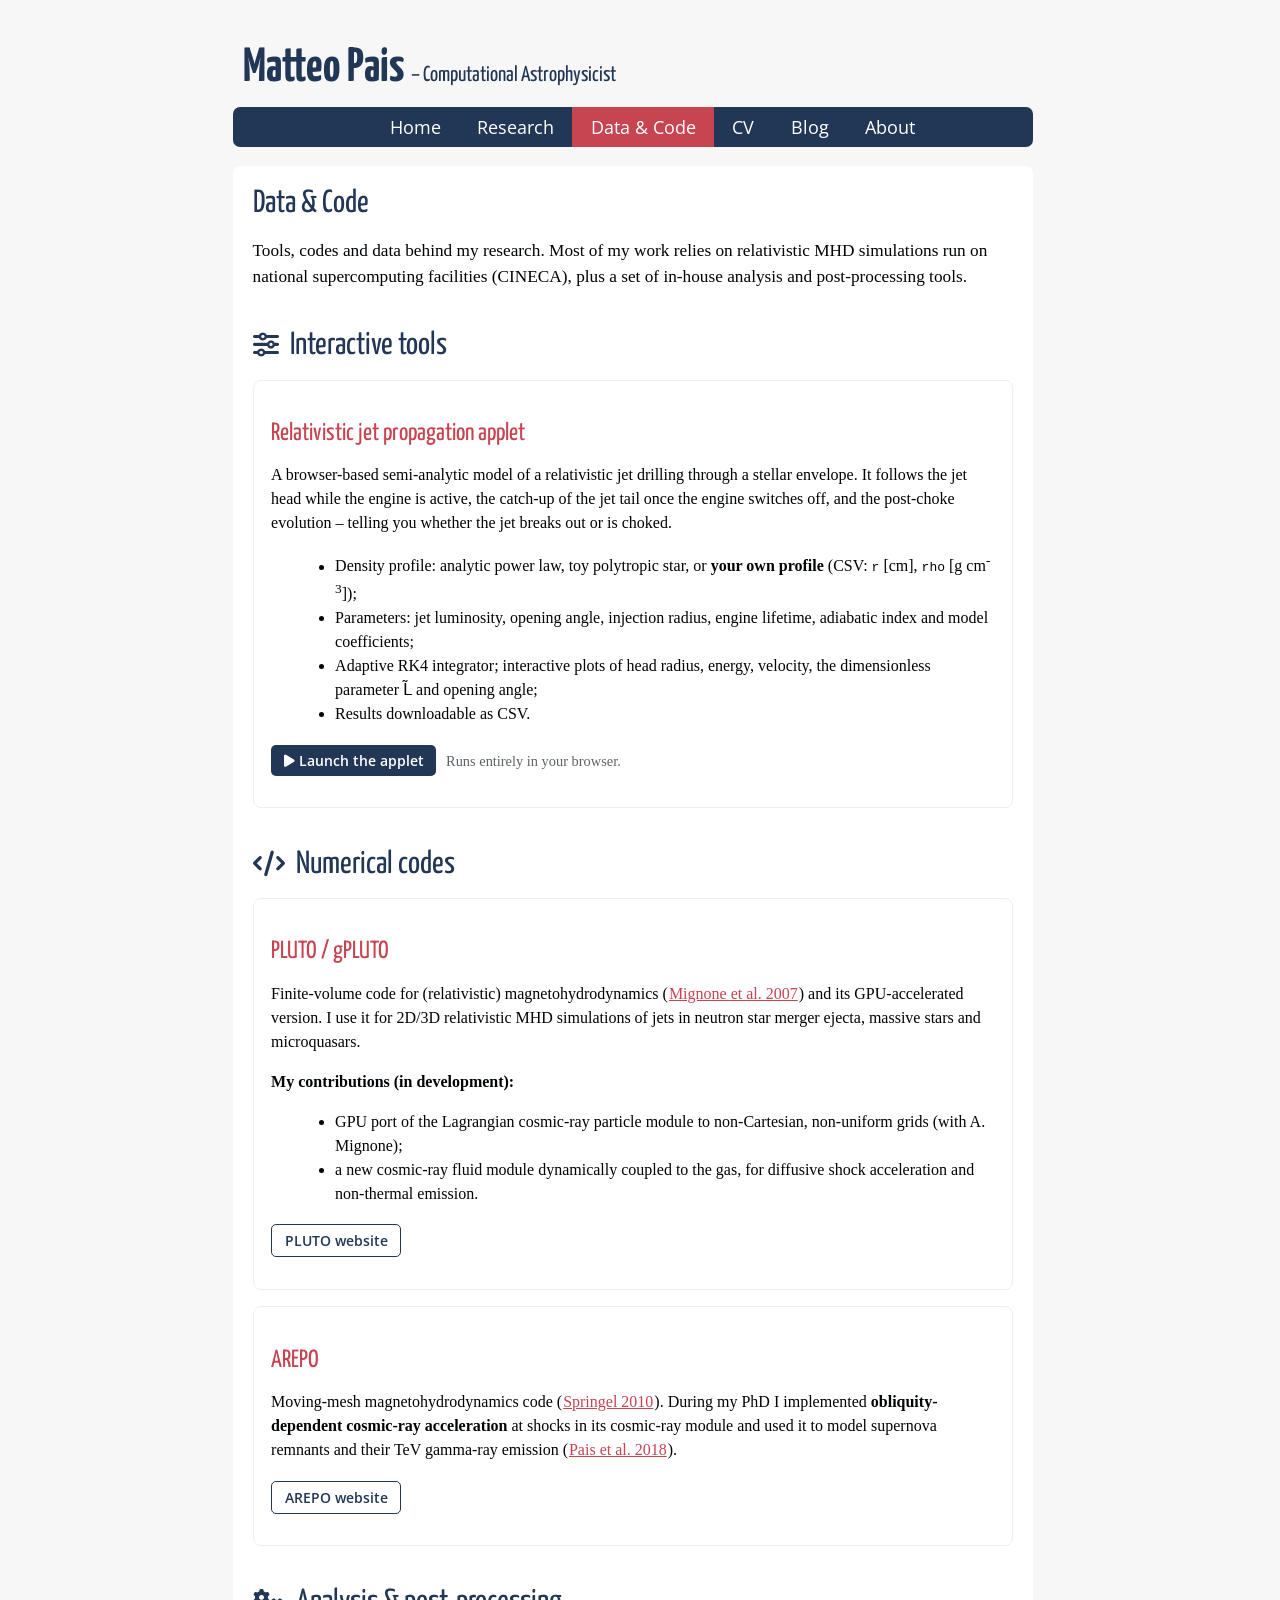
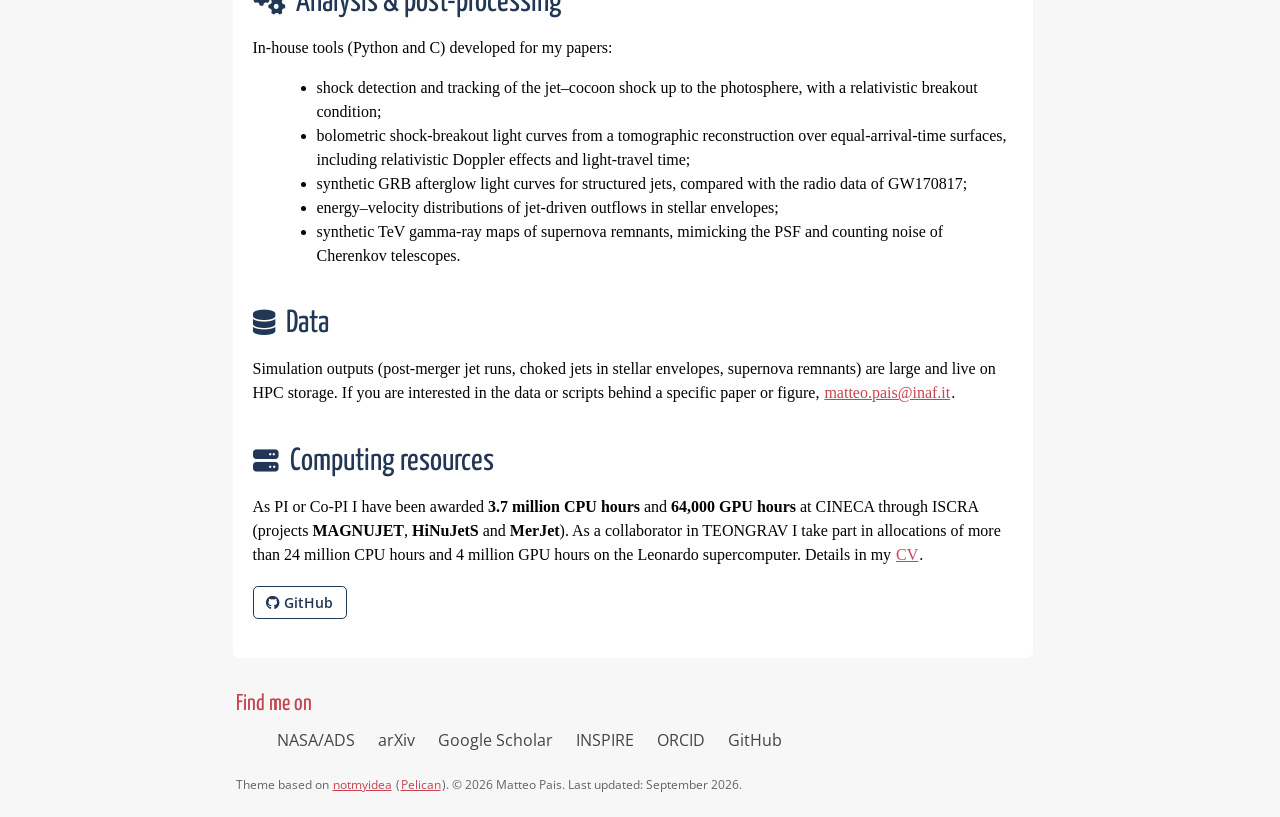
<file: data-code.html>
<!DOCTYPE html>
<html lang="en">
<head>
  <meta charset="utf-8" />
  <meta name="viewport" content="width=device-width, initial-scale=1.0" />
  <title>Data & Code – Matteo Pais</title>
  <meta name="description" content="Codes, interactive tools and data by Matteo Pais: PLUTO/gPLUTO, AREPO, jet propagation applet, analysis pipelines." />
  <meta name="author" content="Matteo Pais" />
  <meta property="og:site_name" content="Matteo Pais" />
  <meta property="og:title" content="Data & Code – Matteo Pais" />
  <meta property="og:description" content="Codes, interactive tools and data by Matteo Pais: PLUTO/gPLUTO, AREPO, jet propagation applet, analysis pipelines." />
  <meta property="og:image" content="https://metatapios.github.io/me.jpg" />
  <meta property="og:url" content="https://metatapios.github.io/data-code.html" />
  <link rel="preconnect" href="https://fonts.googleapis.com" />
  <link rel="preconnect" href="https://fonts.gstatic.com" crossorigin />
  <link rel="stylesheet" href="https://fonts.googleapis.com/css2?family=Open+Sans:ital,wght@0,400;0,600;0,700;1,400&amp;family=Yanone+Kaffeesatz:wght@400;700&amp;display=swap" />
  <link rel="stylesheet" href="https://cdnjs.cloudflare.com/ajax/libs/font-awesome/6.1.1/css/all.min.css" integrity="sha512-KfkfwYDsLkIlwQp6LFnl8zNdLGxu9YAA1QvwINks4PhcElQSvqcyVLLD9aMhXd13uQjoXtEKNosOWaZqXgel0g==" crossorigin="anonymous" referrerpolicy="no-referrer" />
  <link rel="stylesheet" href="main.css" />
  <link rel="stylesheet" href="site.css" />
  <!-- Google Analytics (GA4) -->
  <script async src="https://www.googletagmanager.com/gtag/js?id=G-FQSKMZWFDB"></script>
  <script>
    window.dataLayer = window.dataLayer || [];
    function gtag(){dataLayer.push(arguments);}
    gtag('js', new Date());
    gtag('config', 'G-FQSKMZWFDB');
  </script>
</head>

<body id="data-code" class="home">
  <header id="banner" class="body">
    <h1><a href="index.html">Matteo Pais <strong>– Computational Astrophysicist</strong></a></h1>
    <nav>
      <ul>
        <li><a href="index.html">Home</a></li>
        <li><a href="research.html">Research</a></li>
        <li class="active"><a href="data-code.html">Data &amp; Code</a></li>
        <li><a href="cv.html">CV</a></li>
        <li><a href="blog.html">Blog</a></li>
        <li><a href="about.html">About</a></li>
      </ul>
    </nav>
  </header><!-- /#banner -->

  <section id="content" class="body">
<h2>Data &amp; Code</h2>
<p class="lead">Tools, codes and data behind my research. Most of my work relies on relativistic MHD simulations run on national
supercomputing facilities (CINECA), plus a set of in-house analysis and post-processing tools.</p>

<h2><i class="fa-solid fa-sliders"></i> Interactive tools</h2>
<div class="card">
  <h3>Relativistic jet propagation applet</h3>
  <p>A browser-based semi-analytic model of a relativistic jet drilling through a stellar envelope. It follows the jet head while the engine is
  active, the catch-up of the jet tail once the engine switches off, and the post-choke evolution – telling you whether the jet breaks out or is choked.</p>
  <ul class="compact">
    <li>Density profile: analytic power law, toy polytropic star, or <strong>your own profile</strong> (CSV: <code>r</code> [cm], <code>rho</code> [g cm<sup>-3</sup>]);</li>
    <li>Parameters: jet luminosity, opening angle, injection radius, engine lifetime, adiabatic index and model coefficients;</li>
    <li>Adaptive RK4 integrator; interactive plots of head radius, energy, velocity, the dimensionless parameter L̃ and opening angle;</li>
    <li>Results downloadable as CSV.</li>
  </ul>
  <p><a class="btn" href="choked_HDjet.html"><i class="fa-solid fa-play"></i> Launch the applet</a>
     <span class="small muted">Runs entirely in your browser.</span></p>
</div>

<h2><i class="fa-solid fa-code"></i> Numerical codes</h2>
<div class="card">
  <h3>PLUTO / gPLUTO</h3>
  <p>Finite-volume code for (relativistic) magnetohydrodynamics (<a href="https://doi.org/10.1086/513316">Mignone et al. 2007</a>) and its
  GPU-accelerated version. I use it for 2D/3D relativistic MHD simulations of jets in neutron star merger ejecta, massive stars and microquasars.</p>
  <p><strong>My contributions (in development):</strong></p>
  <ul class="compact">
    <li>GPU port of the Lagrangian cosmic-ray particle module to non-Cartesian, non-uniform grids (with A. Mignone);</li>
    <li>a new cosmic-ray fluid module dynamically coupled to the gas, for diffusive shock acceleration and non-thermal emission.</li>
  </ul>
  <p><a class="btn ghost" href="https://plutocode.ph.unito.it/">PLUTO website</a></p>
</div>
<div class="card">
  <h3>AREPO</h3>
  <p>Moving-mesh magnetohydrodynamics code (<a href="https://doi.org/10.1111/j.1365-2966.2009.15715.x">Springel 2010</a>). During my PhD
  I implemented <strong>obliquity-dependent cosmic-ray acceleration</strong> at shocks in its cosmic-ray module and used it to model
  supernova remnants and their TeV gamma-ray emission (<a href="https://arxiv.org/abs/1805.00128">Pais et al. 2018</a>).</p>
  <p><a class="btn ghost" href="https://arepo-code.org/">AREPO website</a></p>
</div>

<h2><i class="fa-solid fa-gears"></i> Analysis &amp; post-processing</h2>
<p>In-house tools (Python and C) developed for my papers:</p>
<ul class="compact">
  <li>shock detection and tracking of the jet–cocoon shock up to the photosphere, with a relativistic breakout condition;</li>
  <li>bolometric shock-breakout light curves from a tomographic reconstruction over equal-arrival-time surfaces, including relativistic Doppler effects and light-travel time;</li>
  <li>synthetic GRB afterglow light curves for structured jets, compared with the radio data of GW170817;</li>
  <li>energy–velocity distributions of jet-driven outflows in stellar envelopes;</li>
  <li>synthetic TeV gamma-ray maps of supernova remnants, mimicking the PSF and counting noise of Cherenkov telescopes.</li>
</ul>

<h2><i class="fa-solid fa-database"></i> Data</h2>
<p>Simulation outputs (post-merger jet runs, choked jets in stellar envelopes, supernova remnants) are large and live on HPC storage.
If you are interested in the data or scripts behind a specific paper or figure, <a class="eml" data-u="matteo.pais" data-d="inaf.it" href="index.html">write me</a>.</p>

<h2><i class="fa-solid fa-server"></i> Computing resources</h2>
<p>As PI or Co-PI I have been awarded <strong>3.7 million CPU hours</strong> and <strong>64,000 GPU hours</strong> at CINECA through ISCRA
(projects <strong>MAGNUJET</strong>, <strong>HiNuJetS</strong> and <strong>MerJet</strong>). As a collaborator in TEONGRAV I take part in allocations of
more than 24 million CPU hours and 4 million GPU hours on the Leonardo supercomputer. Details in my <a href="cv.html#computing">CV</a>.</p>

<p><a class="btn ghost" href="https://github.com/metatapios"><i class="fa-brands fa-github"></i> GitHub</a></p>
  </section>

  <section id="extras" class="body">
    <div class="blogroll">
      <h2>Find me on</h2>
      <ul>
        <li><a href="https://ui.adsabs.harvard.edu/search/fq=%7B!type%3Daqp%20v%3D%24fq_database%7D&fq_database=(database%3Aastronomy%20OR%20database%3Aphysics)&p_=0&q=%3Dauthor%3A%22Pais%2C%20Matteo%22%20OR%20%3Dauthor%3A%22Pais%2C%20M%22%20year%3A2018-&sort=date%20desc%2C%20bibcode%20desc">NASA/ADS</a></li>
        <li><a href="https://arxiv.org/search/?query=Pais%2C+Matteo&searchtype=author">arXiv</a></li>
        <li><a href="https://scholar.google.it/citations?user=K6QO73EAAAAJ&hl=en&oi=ao">Google Scholar</a></li>
        <li><a href="https://inspirehep.net/authors/1820565">INSPIRE</a></li>
        <li><a href="https://orcid.org/0000-0002-4243-3889">ORCID</a></li>
        <li><a href="https://github.com/metatapios">GitHub</a></li>
      </ul>
    </div><!-- /.blogroll -->
  </section><!-- /#extras -->

  <footer id="contentinfo" class="body">
    <address id="about" class="vcard body">
      Theme based on <a href="https://www.smashingmagazine.com/2009/08/designing-a-html-5-layout-from-scratch/">notmyidea</a> (<a href="https://getpelican.com/">Pelican</a>).
      &copy; 2026 Matteo Pais. Last updated: September 2026.
    </address><!-- /#about -->
  </footer><!-- /#contentinfo -->

  <script>
    // Assemble e-mail links at runtime to keep addresses away from simple scrapers
    document.querySelectorAll('a.eml').forEach(function (a) {
      var addr = a.dataset.u + '@' + a.dataset.d;
      a.href = 'mailto:' + addr;
      a.textContent = addr;
    });
  </script>
</body>
</html>
</file>
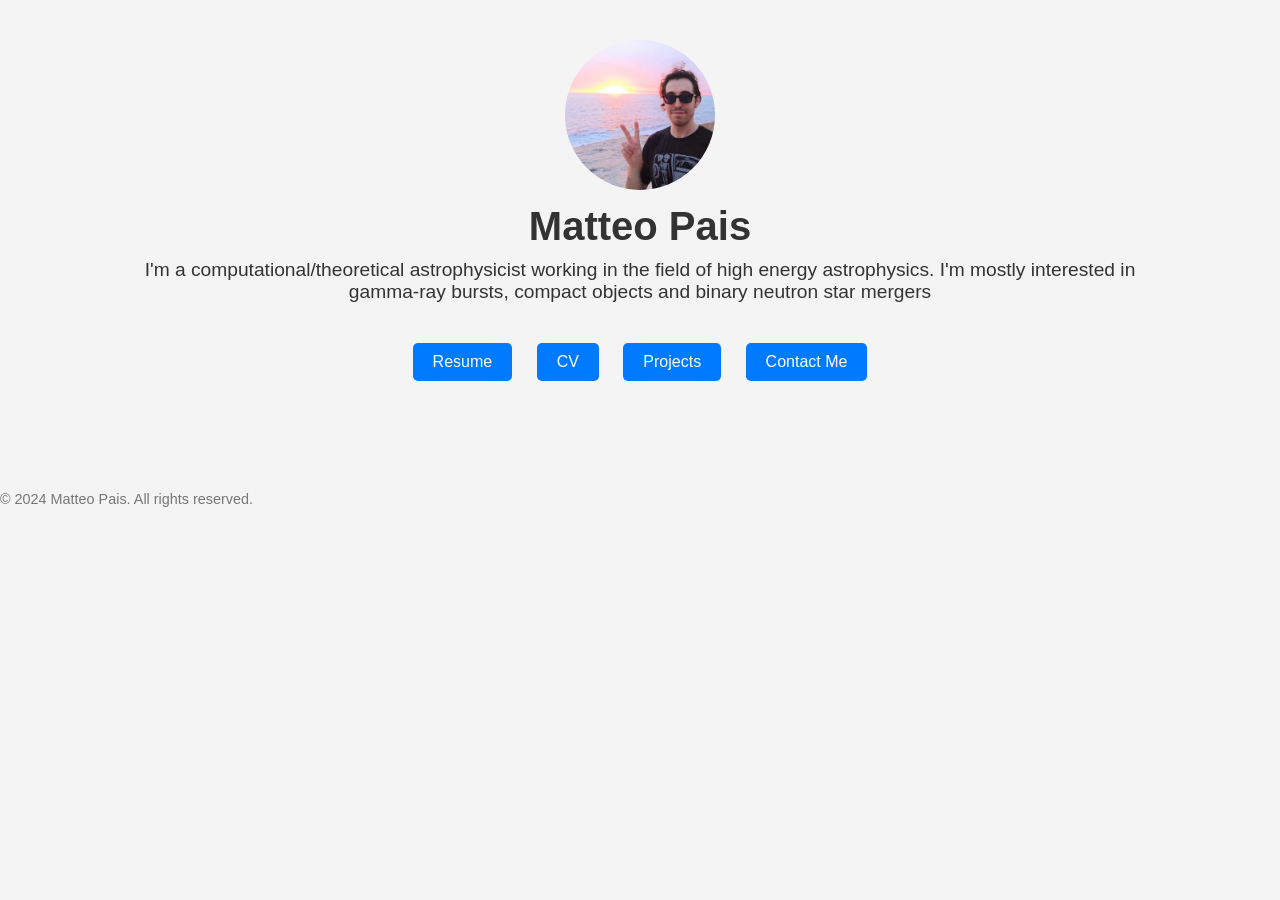
<file: index_old.html>
<!DOCTYPE html>
<html lang="en">
<head>
    <meta charset="UTF-8">
    <meta name="viewport" content="width=device-width, initial-scale=1.0">
    <meta name="description" content="Personal website">
    <title>Matteo Pais – High Energy Astrophysics, Compact objects, GRBs </title>
    <style>
        body {
            font-family: Arial, sans-serif;
            margin: 0;
            padding: 0;
            background-color: #f4f4f4;
            color: #333;
        }
        .container {
            width: 80%;
            margin: 0 auto;
            padding: 20px;
            text-align: center;
        }
        .profile-photo {
            width: 150px;
            height: 150px;
            border-radius: 50%;
            margin-top: 20px;
        }
        h1 {
            font-size: 2.5em;
            margin: 10px 0;
        }
        p.description {
            font-size: 1.2em;
            margin: 10px 0;
        }
        .categories {
            margin: 30px 0;
        }
        .categories a {
            display: inline-block;
            margin: 10px;
            padding: 10px 20px;
            background-color: #007BFF;
            color: white;
            text-decoration: none;
            border-radius: 5px;
            transition: background-color 0.3s ease;
        }
        .categories a:hover {
            background-color: #0056b3;
        }
        footer {
            margin-top: 50px;
            font-size: 0.9em;
            color: #777;
        }
    </style>
</head>
<body>

    <div class="container">
        <img src="me.jpg" alt="Your Photo" class="profile-photo">
        <h1>Matteo Pais</h1>
        <p class="description">I'm a computational/theoretical astrophysicist working in the field of high energy astrophysics. I'm mostly interested in gamma-ray bursts, compact objects and binary neutron star mergers</p>

        <div class="categories">
            <a href="resume.pdf" target="_blank">Resume</a>
            <a href="cv.pdf" target="_blank">CV</a>
            <a href="projects.html" target="_blank">Projects</a>
            <a href="contact.html" target="_blank">Contact Me</a>
        </div>
    </div>

    <footer>
        &copy; 2024 Matteo Pais. All rights reserved.
    </footer>

</body>
</html>
</file>
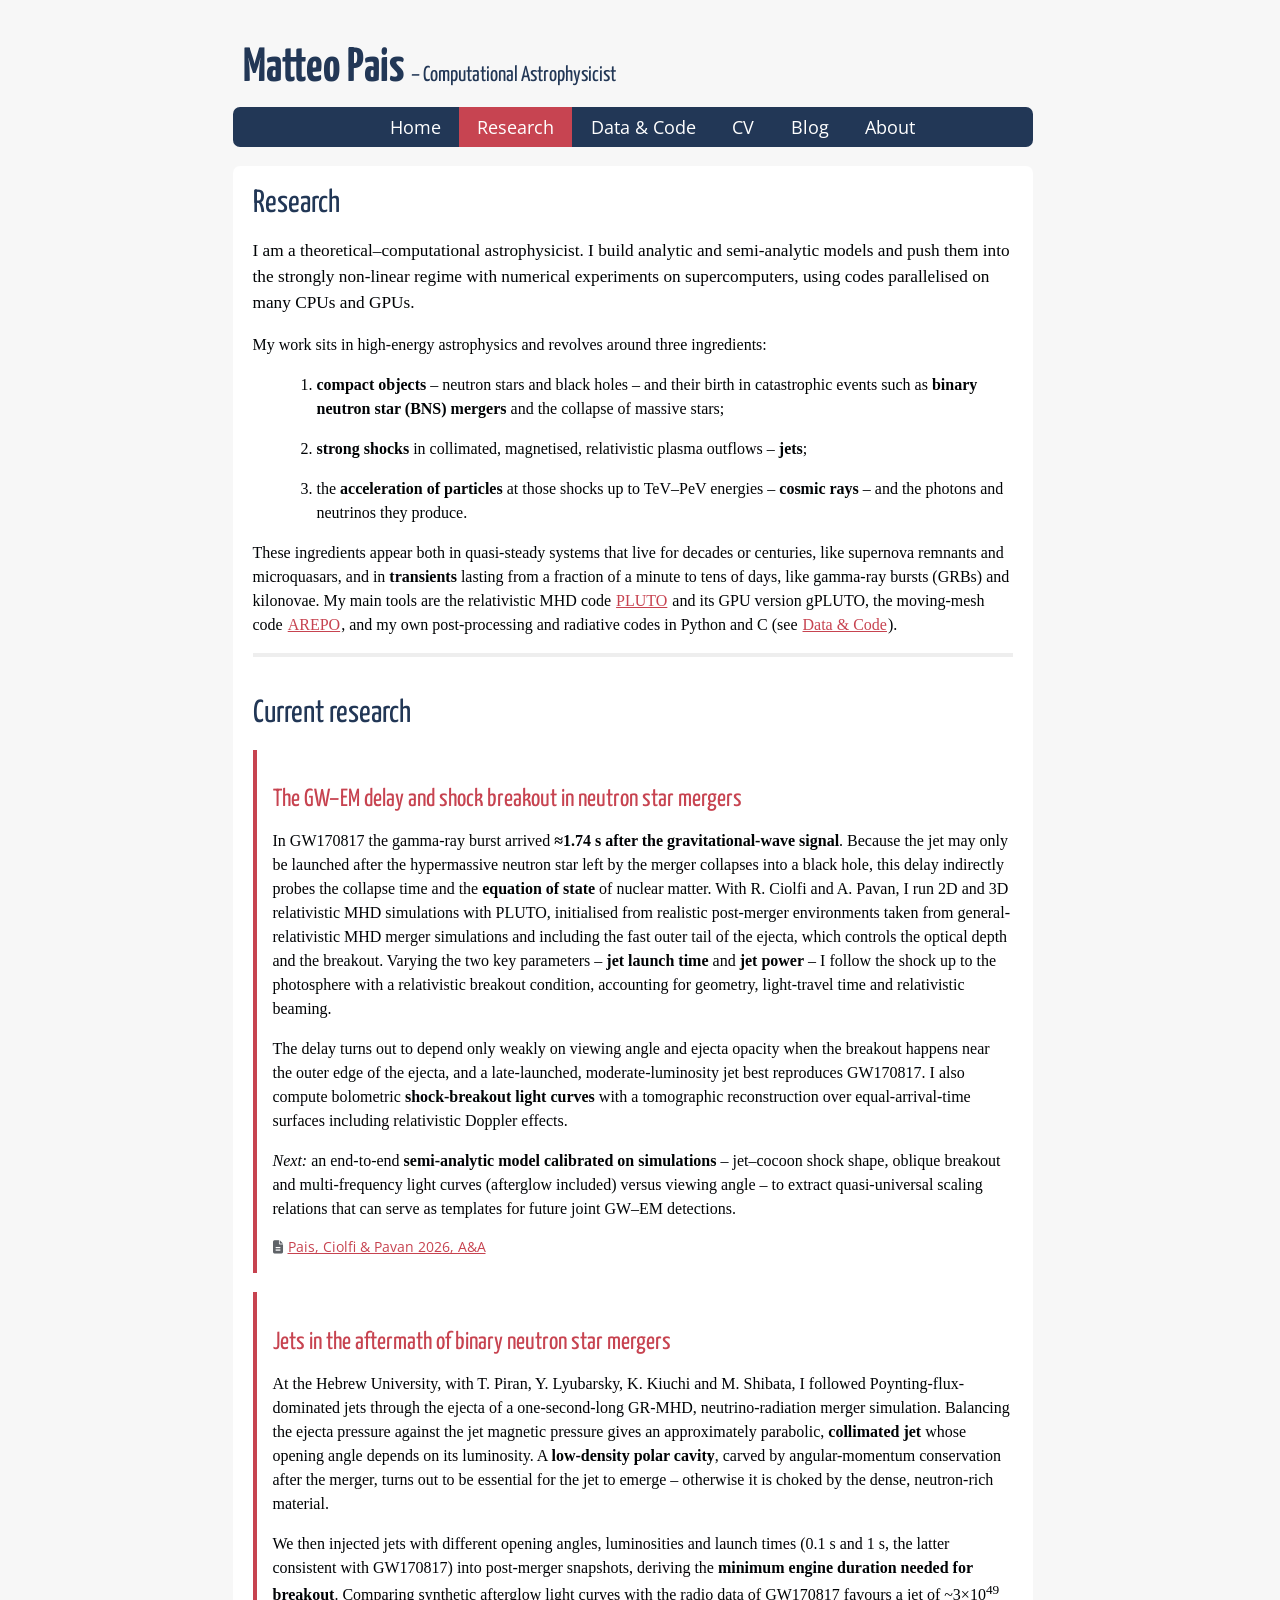
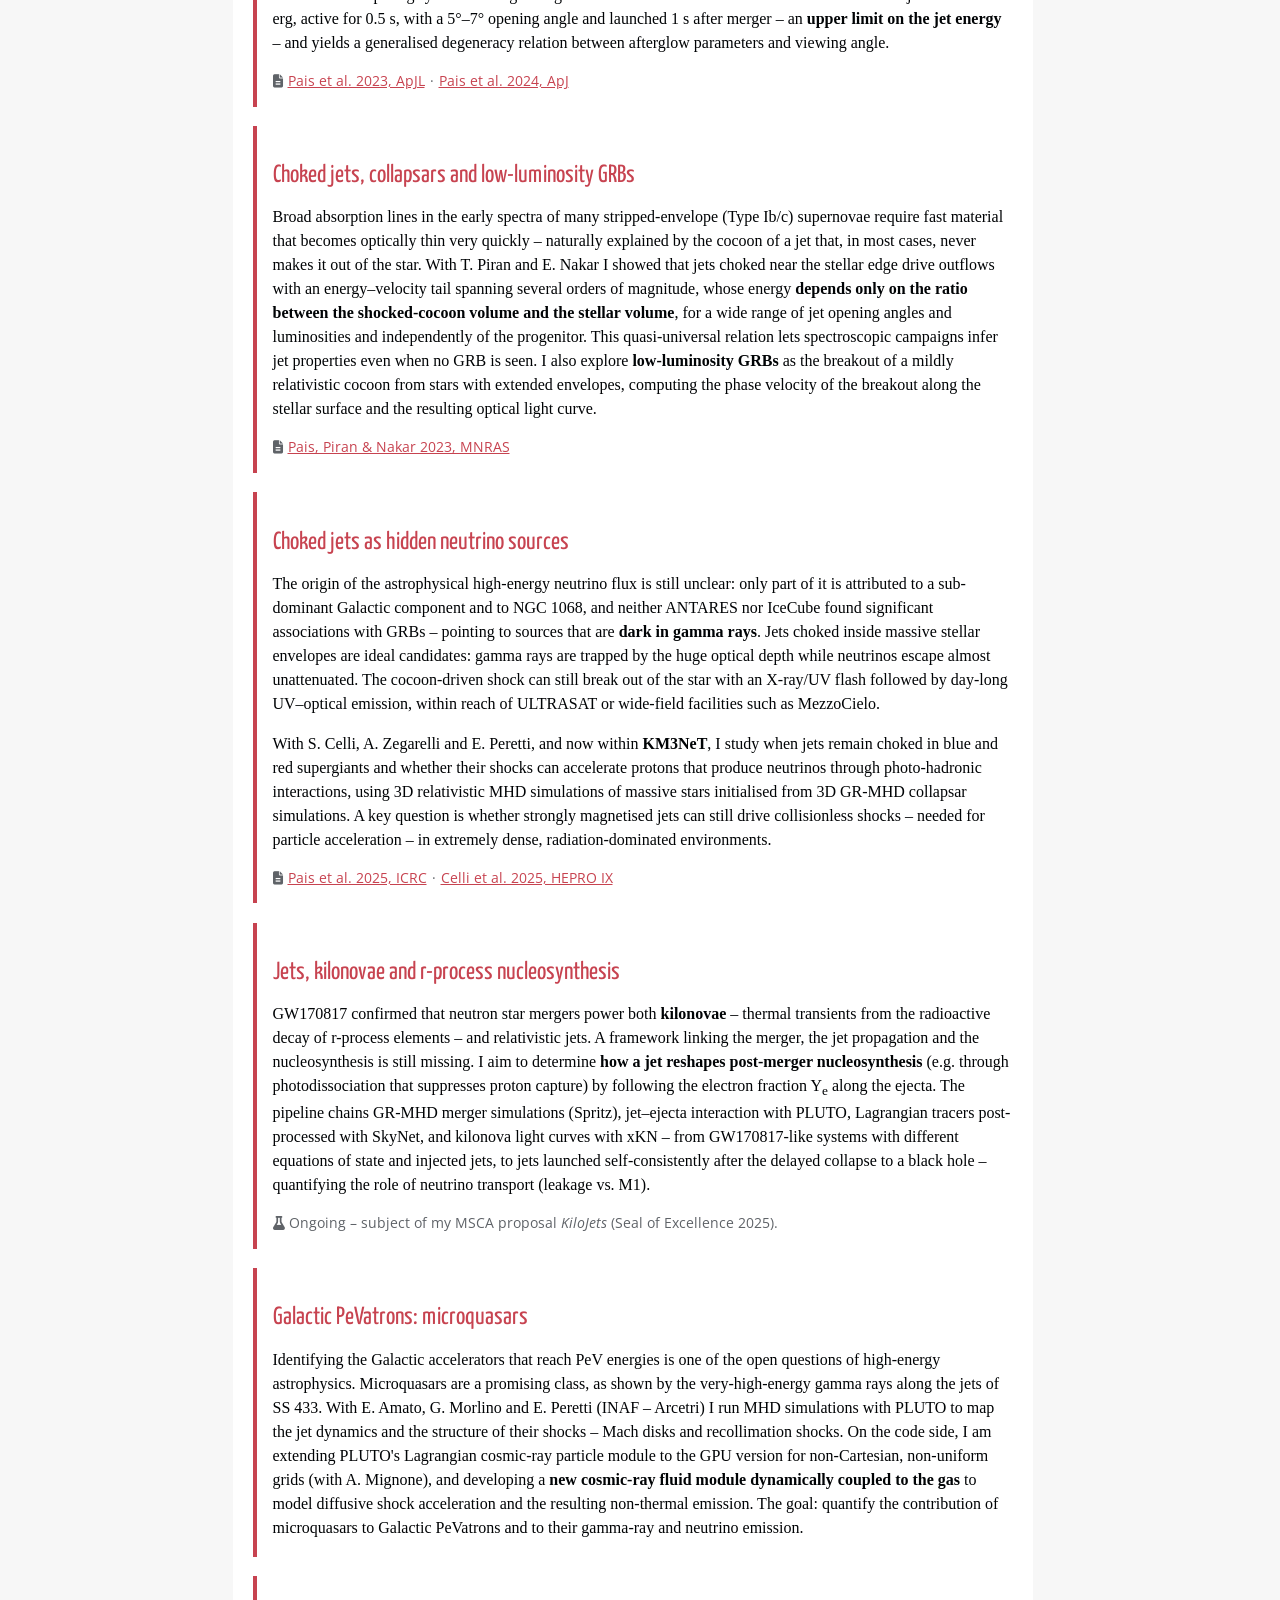
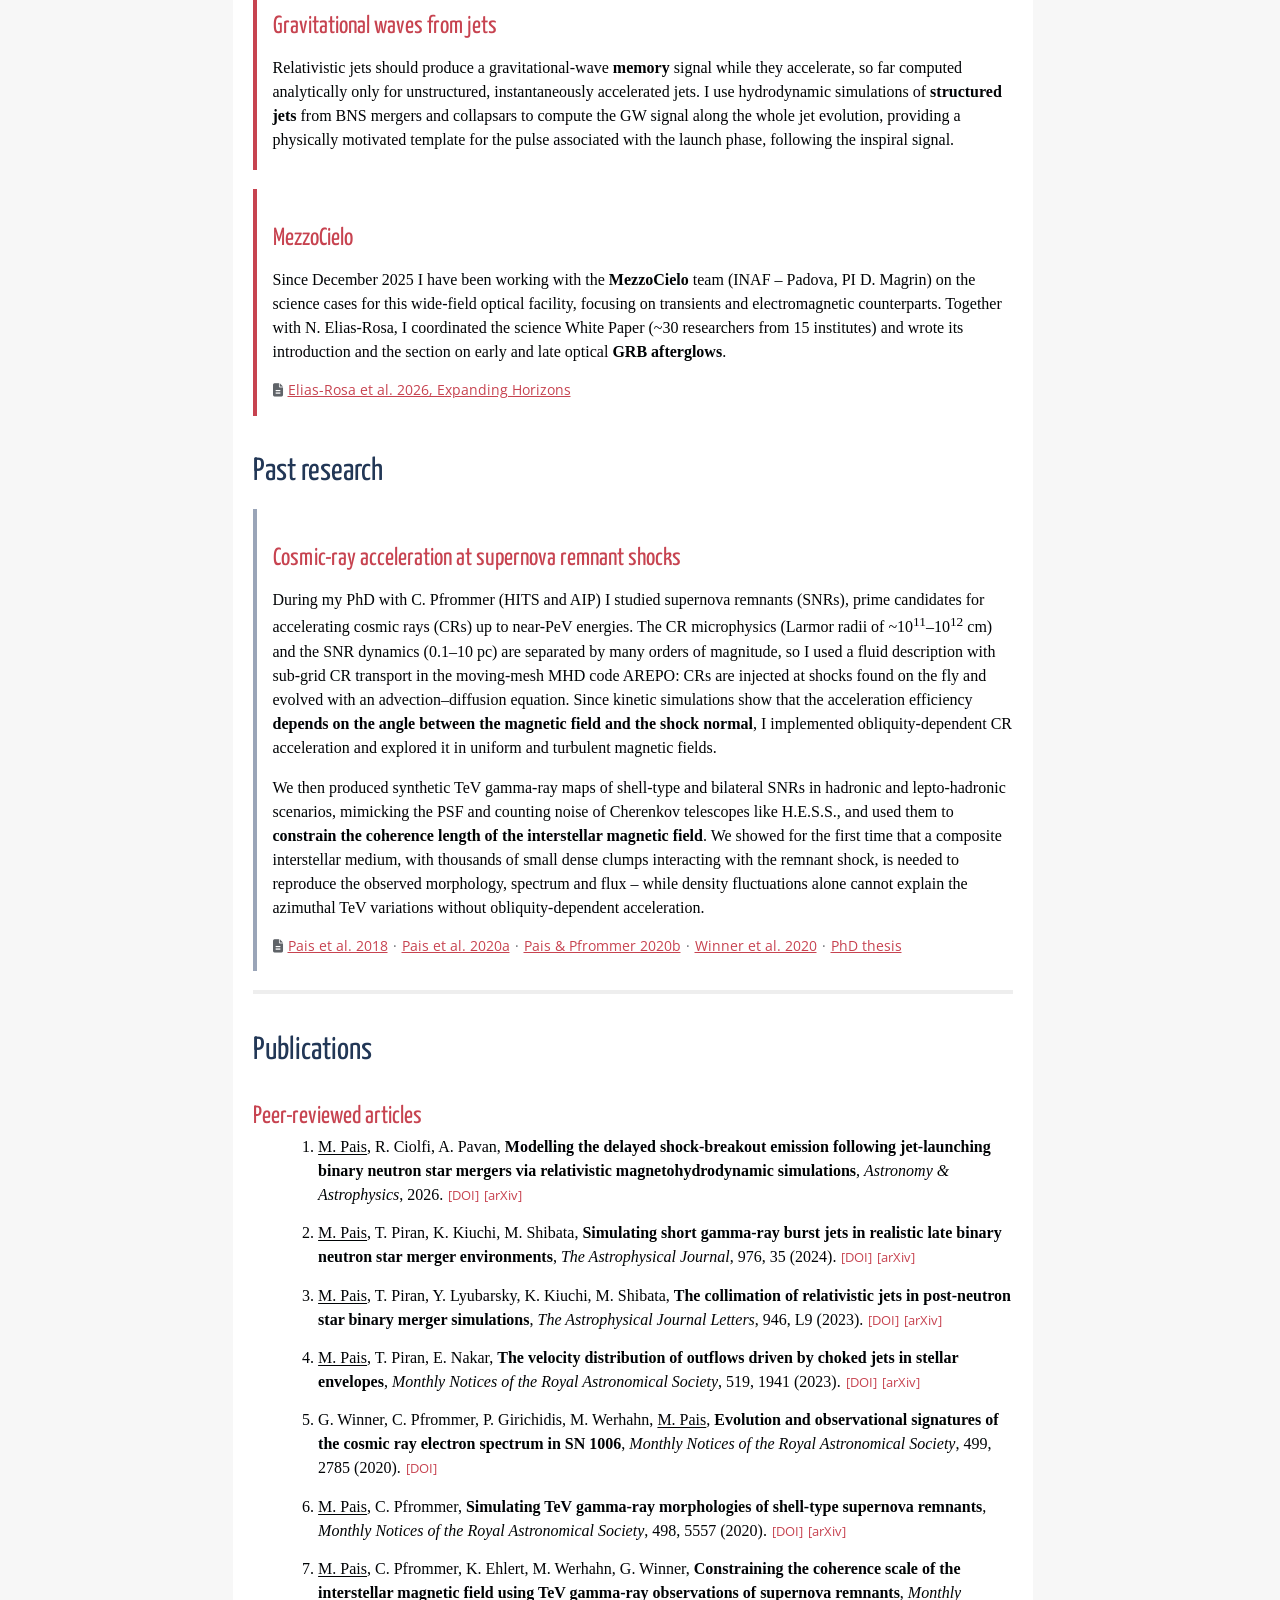
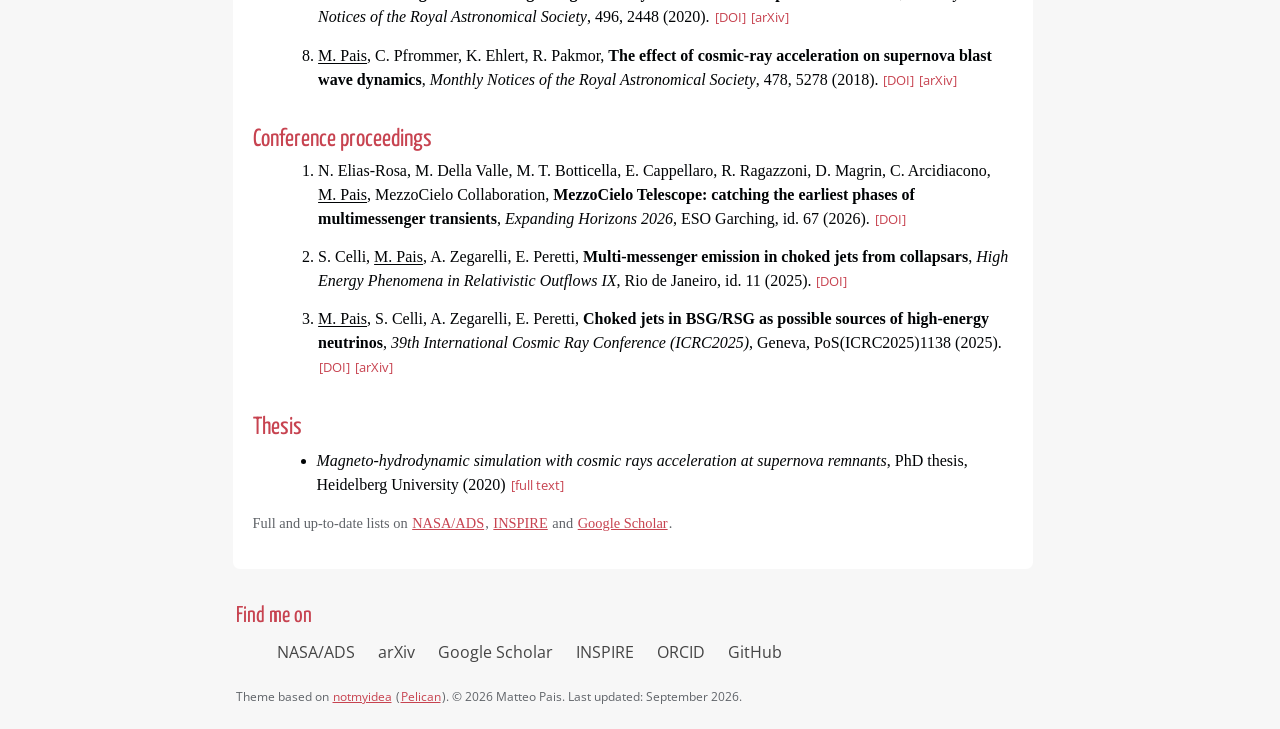
<file: research.html>
<!DOCTYPE html>
<html lang="en">
<head>
  <meta charset="utf-8" />
  <meta name="viewport" content="width=device-width, initial-scale=1.0" />
  <title>Research – Matteo Pais</title>
  <meta name="description" content="Research of Matteo Pais: relativistic jets in neutron star mergers and collapsars, shock breakout, choked jets, neutrinos, kilonovae and cosmic-ray acceleration." />
  <meta name="author" content="Matteo Pais" />
  <meta property="og:site_name" content="Matteo Pais" />
  <meta property="og:title" content="Research – Matteo Pais" />
  <meta property="og:description" content="Research of Matteo Pais: relativistic jets in neutron star mergers and collapsars, shock breakout, choked jets, neutrinos, kilonovae and cosmic-ray acceleration." />
  <meta property="og:image" content="https://metatapios.github.io/me.jpg" />
  <meta property="og:url" content="https://metatapios.github.io/research.html" />
  <link rel="preconnect" href="https://fonts.googleapis.com" />
  <link rel="preconnect" href="https://fonts.gstatic.com" crossorigin />
  <link rel="stylesheet" href="https://fonts.googleapis.com/css2?family=Open+Sans:ital,wght@0,400;0,600;0,700;1,400&amp;family=Yanone+Kaffeesatz:wght@400;700&amp;display=swap" />
  <link rel="stylesheet" href="https://cdnjs.cloudflare.com/ajax/libs/font-awesome/6.1.1/css/all.min.css" integrity="sha512-KfkfwYDsLkIlwQp6LFnl8zNdLGxu9YAA1QvwINks4PhcElQSvqcyVLLD9aMhXd13uQjoXtEKNosOWaZqXgel0g==" crossorigin="anonymous" referrerpolicy="no-referrer" />
  <link rel="stylesheet" href="main.css" />
  <link rel="stylesheet" href="site.css" />
  <!-- Google Analytics (GA4) -->
  <script async src="https://www.googletagmanager.com/gtag/js?id=G-FQSKMZWFDB"></script>
  <script>
    window.dataLayer = window.dataLayer || [];
    function gtag(){dataLayer.push(arguments);}
    gtag('js', new Date());
    gtag('config', 'G-FQSKMZWFDB');
  </script>
</head>

<body id="research" class="home">
  <header id="banner" class="body">
    <h1><a href="index.html">Matteo Pais <strong>– Computational Astrophysicist</strong></a></h1>
    <nav>
      <ul>
        <li><a href="index.html">Home</a></li>
        <li class="active"><a href="research.html">Research</a></li>
        <li><a href="data-code.html">Data &amp; Code</a></li>
        <li><a href="cv.html">CV</a></li>
        <li><a href="blog.html">Blog</a></li>
        <li><a href="about.html">About</a></li>
      </ul>
    </nav>
  </header><!-- /#banner -->

  <section id="content" class="body">
<h2>Research</h2>
<p class="lead">I am a theoretical–computational astrophysicist. I build analytic and semi-analytic models and push them into the
strongly non-linear regime with numerical experiments on supercomputers, using codes parallelised on many CPUs and GPUs.</p>

<p>My work sits in high-energy astrophysics and revolves around three ingredients:</p>
<ol>
  <li><strong>compact objects</strong> – neutron stars and black holes – and their birth in catastrophic events such as
      <strong>binary neutron star (BNS) mergers</strong> and the collapse of massive stars;</li>
  <li><strong>strong shocks</strong> in collimated, magnetised, relativistic plasma outflows – <strong>jets</strong>;</li>
  <li>the <strong>acceleration of particles</strong> at those shocks up to TeV–PeV energies – <strong>cosmic rays</strong> – and the
      photons and neutrinos they produce.</li>
</ol>
<p>These ingredients appear both in quasi-steady systems that live for decades or centuries, like supernova remnants and microquasars,
and in <strong>transients</strong> lasting from a fraction of a minute to tens of days, like gamma-ray bursts (GRBs) and kilonovae.
My main tools are the relativistic MHD code <a href="https://plutocode.ph.unito.it/">PLUTO</a> and its GPU version gPLUTO,
the moving-mesh code <a href="https://arepo-code.org/">AREPO</a>, and my own post-processing and radiative codes in Python and C
(see <a href="data-code.html">Data &amp; Code</a>).</p>

<hr>

<h2>Current research</h2>

<div class="research-block">
<h3>The GW–EM delay and shock breakout in neutron star mergers</h3>
<p>In GW170817 the gamma-ray burst arrived <strong>≈1.74 s after the gravitational-wave signal</strong>. Because the jet may only be launched
after the hypermassive neutron star left by the merger collapses into a black hole, this delay indirectly probes the collapse time and
the <strong>equation of state</strong> of nuclear matter. With R. Ciolfi and A. Pavan, I run 2D and 3D relativistic MHD simulations with PLUTO,
initialised from realistic post-merger environments taken from general-relativistic MHD merger simulations and including the fast outer
tail of the ejecta, which controls the optical depth and the breakout. Varying the two key parameters – <strong>jet launch time</strong> and
<strong>jet power</strong> – I follow the shock up to the photosphere with a relativistic breakout condition, accounting for geometry,
light-travel time and relativistic beaming.</p>
<p>The delay turns out to depend only weakly on viewing angle and ejecta opacity when the breakout happens near the outer edge of the
ejecta, and a late-launched, moderate-luminosity jet best reproduces GW170817. I also compute bolometric <strong>shock-breakout light curves</strong>
with a tomographic reconstruction over equal-arrival-time surfaces including relativistic Doppler effects.</p>
<p><em>Next:</em> an end-to-end <strong>semi-analytic model calibrated on simulations</strong> – jet–cocoon shock shape, oblique breakout and
multi-frequency light curves (afterglow included) versus viewing angle – to extract quasi-universal scaling relations that can serve as
templates for future joint GW–EM detections.</p>
<p class="refs"><i class="fa-solid fa-file-lines"></i> <a href="https://arxiv.org/abs/2606.29515">Pais, Ciolfi &amp; Pavan 2026, A&amp;A</a></p>
</div>

<div class="research-block">
<h3>Jets in the aftermath of binary neutron star mergers</h3>
<p>At the Hebrew University, with T. Piran, Y. Lyubarsky, K. Kiuchi and M. Shibata, I followed Poynting-flux-dominated jets through the ejecta
of a one-second-long GR-MHD, neutrino-radiation merger simulation. Balancing the ejecta pressure against the jet magnetic pressure gives an
approximately parabolic, <strong>collimated jet</strong> whose opening angle depends on its luminosity. A <strong>low-density polar cavity</strong>,
carved by angular-momentum conservation after the merger, turns out to be essential for the jet to emerge – otherwise it is choked by the dense,
neutron-rich material.</p>
<p>We then injected jets with different opening angles, luminosities and launch times (0.1 s and 1 s, the latter consistent with GW170817) into
post-merger snapshots, deriving the <strong>minimum engine duration needed for breakout</strong>. Comparing synthetic afterglow light curves with the
radio data of GW170817 favours a jet of ~3×10<sup>49</sup> erg, active for 0.5 s, with a 5°–7° opening angle and launched 1 s after merger –
an <strong>upper limit on the jet energy</strong> – and yields a generalised degeneracy relation between afterglow parameters and viewing angle.</p>
<p class="refs"><i class="fa-solid fa-file-lines"></i> <a href="https://arxiv.org/abs/2211.09135">Pais et al. 2023, ApJL</a> · <a href="https://arxiv.org/abs/2407.19002">Pais et al. 2024, ApJ</a></p>
</div>

<div class="research-block">
<h3>Choked jets, collapsars and low-luminosity GRBs</h3>
<p>Broad absorption lines in the early spectra of many stripped-envelope (Type Ib/c) supernovae require fast material that becomes optically thin
very quickly – naturally explained by the cocoon of a jet that, in most cases, never makes it out of the star. With T. Piran and E. Nakar
I showed that jets choked near the stellar edge drive outflows with an energy–velocity tail spanning several orders of magnitude, whose energy
<strong>depends only on the ratio between the shocked-cocoon volume and the stellar volume</strong>, for a wide range of jet opening angles and
luminosities and independently of the progenitor. This quasi-universal relation lets spectroscopic campaigns infer jet properties even when
no GRB is seen. I also explore <strong>low-luminosity GRBs</strong> as the breakout of a mildly relativistic cocoon from stars with extended
envelopes, computing the phase velocity of the breakout along the stellar surface and the resulting optical light curve.</p>
<p class="refs"><i class="fa-solid fa-file-lines"></i> <a href="https://arxiv.org/abs/2208.14459">Pais, Piran &amp; Nakar 2023, MNRAS</a></p>
</div>

<div class="research-block">
<h3>Choked jets as hidden neutrino sources</h3>
<p>The origin of the astrophysical high-energy neutrino flux is still unclear: only part of it is attributed to a sub-dominant Galactic
component and to NGC 1068, and neither ANTARES nor IceCube found significant associations with GRBs – pointing to sources that are
<strong>dark in gamma rays</strong>. Jets choked inside massive stellar envelopes are ideal candidates: gamma rays are trapped by the huge optical
depth while neutrinos escape almost unattenuated. The cocoon-driven shock can still break out of the star with an X-ray/UV flash followed by
day-long UV–optical emission, within reach of ULTRASAT or wide-field facilities such as MezzoCielo.</p>
<p>With S. Celli, A. Zegarelli and E. Peretti, and now within <strong>KM3NeT</strong>, I study when jets remain choked in blue and red
supergiants and whether their shocks can accelerate protons that produce neutrinos through photo-hadronic interactions, using 3D relativistic
MHD simulations of massive stars initialised from 3D GR-MHD collapsar simulations. A key question is whether strongly magnetised jets can
still drive collisionless shocks – needed for particle acceleration – in extremely dense, radiation-dominated environments.</p>
<p class="refs"><i class="fa-solid fa-file-lines"></i> <a href="https://arxiv.org/abs/2509.22419">Pais et al. 2025, ICRC</a> · <a href="https://doi.org/10.22323/1.510.0011">Celli et al. 2025, HEPRO IX</a></p>
</div>

<div class="research-block">
<h3>Jets, kilonovae and r-process nucleosynthesis</h3>
<p>GW170817 confirmed that neutron star mergers power both <strong>kilonovae</strong> – thermal transients from the radioactive decay of
r-process elements – and relativistic jets. A framework linking the merger, the jet propagation and the nucleosynthesis is still missing.
I aim to determine <strong>how a jet reshapes post-merger nucleosynthesis</strong> (e.g. through photodissociation that suppresses proton
capture) by following the electron fraction Y<sub>e</sub> along the ejecta. The pipeline chains GR-MHD merger simulations (Spritz),
jet–ejecta interaction with PLUTO, Lagrangian tracers post-processed with SkyNet, and kilonova light curves with xKN – from GW170817-like
systems with different equations of state and injected jets, to jets launched self-consistently after the delayed collapse to a black hole –
quantifying the role of neutrino transport (leakage vs. M1).</p>
<p class="refs"><i class="fa-solid fa-flask"></i> Ongoing – subject of my MSCA proposal <em>KiloJets</em> (Seal of Excellence 2025).</p>
</div>

<div class="research-block">
<h3>Galactic PeVatrons: microquasars</h3>
<p>Identifying the Galactic accelerators that reach PeV energies is one of the open questions of high-energy astrophysics. Microquasars are a
promising class, as shown by the very-high-energy gamma rays along the jets of SS 433. With E. Amato, G. Morlino and E. Peretti
(INAF – Arcetri) I run MHD simulations with PLUTO to map the jet dynamics and the structure of their shocks – Mach disks and recollimation shocks.
On the code side, I am extending PLUTO's Lagrangian cosmic-ray particle module to the GPU version for non-Cartesian, non-uniform grids
(with A. Mignone), and developing a <strong>new cosmic-ray fluid module dynamically coupled to the gas</strong> to model diffusive shock
acceleration and the resulting non-thermal emission. The goal: quantify the contribution of microquasars to Galactic PeVatrons and to their
gamma-ray and neutrino emission.</p>
</div>

<div class="research-block">
<h3>Gravitational waves from jets</h3>
<p>Relativistic jets should produce a gravitational-wave <strong>memory</strong> signal while they accelerate, so far computed analytically only for
unstructured, instantaneously accelerated jets. I use hydrodynamic simulations of <strong>structured jets</strong> from BNS mergers and collapsars
to compute the GW signal along the whole jet evolution, providing a physically motivated template for the pulse associated with the launch
phase, following the inspiral signal.</p>
</div>

<div class="research-block">
<h3>MezzoCielo</h3>
<p>Since December 2025 I have been working with the <strong>MezzoCielo</strong> team (INAF – Padova, PI D. Magrin) on the science cases for
this wide-field optical facility, focusing on transients and electromagnetic counterparts. Together with N. Elias-Rosa, I coordinated the
science White Paper (~30 researchers from 15 institutes) and wrote its introduction and the section on early and late optical
<strong>GRB afterglows</strong>.</p>
<p class="refs"><i class="fa-solid fa-file-lines"></i> <a href="https://doi.org/10.5281/zenodo.21841550">Elias-Rosa et al. 2026, Expanding Horizons</a></p>
</div>

<h2>Past research</h2>

<div class="research-block past">
<h3>Cosmic-ray acceleration at supernova remnant shocks</h3>
<p>During my PhD with C. Pfrommer (HITS and AIP) I studied supernova remnants (SNRs), prime candidates for accelerating cosmic rays (CRs) up to
near-PeV energies. The CR microphysics (Larmor radii of ~10<sup>11</sup>–10<sup>12</sup> cm) and the SNR dynamics (0.1–10 pc) are separated by
many orders of magnitude, so I used a fluid description with sub-grid CR transport in the moving-mesh MHD code AREPO: CRs are injected at shocks
found on the fly and evolved with an advection–diffusion equation. Since kinetic simulations show that the acceleration efficiency
<strong>depends on the angle between the magnetic field and the shock normal</strong>, I implemented obliquity-dependent CR acceleration and
explored it in uniform and turbulent magnetic fields.</p>
<p>We then produced synthetic TeV gamma-ray maps of shell-type and bilateral SNRs in hadronic and lepto-hadronic scenarios, mimicking the PSF and
counting noise of Cherenkov telescopes like H.E.S.S., and used them to <strong>constrain the coherence length of the interstellar magnetic
field</strong>. We showed for the first time that a composite interstellar medium, with thousands of small dense clumps interacting with the
remnant shock, is needed to reproduce the observed morphology, spectrum and flux – while density fluctuations alone cannot explain the azimuthal
TeV variations without obliquity-dependent acceleration.</p>
<p class="refs"><i class="fa-solid fa-file-lines"></i> <a href="https://arxiv.org/abs/1805.00128">Pais et al. 2018</a> · <a href="https://arxiv.org/abs/1805.03216">Pais et al. 2020a</a> · <a href="https://arxiv.org/abs/2009.06649">Pais &amp; Pfrommer 2020b</a> · <a href="https://doi.org/10.1093/mnras/staa2989">Winner et al. 2020</a> · <a href="https://archiv.ub.uni-heidelberg.de/volltextserver/29011/">PhD thesis</a></p>
</div>

<hr>
<h2 id="publications">Publications</h2>

<h3>Peer-reviewed articles</h3>
<ol class="pubs">
  <li><span class="me">M. Pais</span>, R. Ciolfi, A. Pavan, <span class="title">Modelling the delayed shock-breakout emission following jet-launching binary neutron star mergers via relativistic magnetohydrodynamic simulations</span>, <em>Astronomy &amp; Astrophysics</em>, 2026. <span class="links"><a href="https://doi.org/10.1051/0004-6361/202661692">[DOI]</a> <a href="https://arxiv.org/abs/2606.29515">[arXiv]</a></span></li>
  <li><span class="me">M. Pais</span>, T. Piran, K. Kiuchi, M. Shibata, <span class="title">Simulating short gamma-ray burst jets in realistic late binary neutron star merger environments</span>, <em>The Astrophysical Journal</em>, 976, 35 (2024). <span class="links"><a href="https://doi.org/10.3847/1538-4357/ad7d04">[DOI]</a> <a href="https://arxiv.org/abs/2407.19002">[arXiv]</a></span></li>
  <li><span class="me">M. Pais</span>, T. Piran, Y. Lyubarsky, K. Kiuchi, M. Shibata, <span class="title">The collimation of relativistic jets in post-neutron star binary merger simulations</span>, <em>The Astrophysical Journal Letters</em>, 946, L9 (2023). <span class="links"><a href="https://doi.org/10.3847/2041-8213/acc2c5">[DOI]</a> <a href="https://arxiv.org/abs/2211.09135">[arXiv]</a></span></li>
  <li><span class="me">M. Pais</span>, T. Piran, E. Nakar, <span class="title">The velocity distribution of outflows driven by choked jets in stellar envelopes</span>, <em>Monthly Notices of the Royal Astronomical Society</em>, 519, 1941 (2023). <span class="links"><a href="https://doi.org/10.1093/mnras/stac3640">[DOI]</a> <a href="https://arxiv.org/abs/2208.14459">[arXiv]</a></span></li>
  <li>G. Winner, C. Pfrommer, P. Girichidis, M. Werhahn, <span class="me">M. Pais</span>, <span class="title">Evolution and observational signatures of the cosmic ray electron spectrum in SN 1006</span>, <em>Monthly Notices of the Royal Astronomical Society</em>, 499, 2785 (2020). <span class="links"><a href="https://doi.org/10.1093/mnras/staa2989">[DOI]</a></span></li>
  <li><span class="me">M. Pais</span>, C. Pfrommer, <span class="title">Simulating TeV gamma-ray morphologies of shell-type supernova remnants</span>, <em>Monthly Notices of the Royal Astronomical Society</em>, 498, 5557 (2020). <span class="links"><a href="https://doi.org/10.1093/mnras/staa2827">[DOI]</a> <a href="https://arxiv.org/abs/2009.06649">[arXiv]</a></span></li>
  <li><span class="me">M. Pais</span>, C. Pfrommer, K. Ehlert, M. Werhahn, G. Winner, <span class="title">Constraining the coherence scale of the interstellar magnetic field using TeV gamma-ray observations of supernova remnants</span>, <em>Monthly Notices of the Royal Astronomical Society</em>, 496, 2448 (2020). <span class="links"><a href="https://doi.org/10.1093/mnras/staa1678">[DOI]</a> <a href="https://arxiv.org/abs/1805.03216">[arXiv]</a></span></li>
  <li><span class="me">M. Pais</span>, C. Pfrommer, K. Ehlert, R. Pakmor, <span class="title">The effect of cosmic-ray acceleration on supernova blast wave dynamics</span>, <em>Monthly Notices of the Royal Astronomical Society</em>, 478, 5278 (2018). <span class="links"><a href="https://doi.org/10.1093/mnras/sty1410">[DOI]</a> <a href="https://arxiv.org/abs/1805.00128">[arXiv]</a></span></li>
</ol>
<h3>Conference proceedings</h3>
<ol class="pubs">
  <li>N. Elias-Rosa, M. Della Valle, M. T. Botticella, E. Cappellaro, R. Ragazzoni, D. Magrin, C. Arcidiacono, <span class="me">M. Pais</span>, MezzoCielo Collaboration, <span class="title">MezzoCielo Telescope: catching the earliest phases of multimessenger transients</span>, <em>Expanding Horizons 2026</em>, ESO Garching, id. 67 (2026). <span class="links"><a href="https://doi.org/10.5281/zenodo.21841550">[DOI]</a></span></li>
  <li>S. Celli, <span class="me">M. Pais</span>, A. Zegarelli, E. Peretti, <span class="title">Multi-messenger emission in choked jets from collapsars</span>, <em>High Energy Phenomena in Relativistic Outflows IX</em>, Rio de Janeiro, id. 11 (2025). <span class="links"><a href="https://doi.org/10.22323/1.510.0011">[DOI]</a></span></li>
  <li><span class="me">M. Pais</span>, S. Celli, A. Zegarelli, E. Peretti, <span class="title">Choked jets in BSG/RSG as possible sources of high-energy neutrinos</span>, <em>39th International Cosmic Ray Conference (ICRC2025)</em>, Geneva, PoS(ICRC2025)1138 (2025). <span class="links"><a href="https://doi.org/10.22323/1.501.1138">[DOI]</a> <a href="https://arxiv.org/abs/2509.22419">[arXiv]</a></span></li>
</ol>
<h3>Thesis</h3>
<ul><li><em>Magneto-hydrodynamic simulation with cosmic rays acceleration at supernova remnants</em>, PhD thesis, Heidelberg University (2020) <span class="links"><a href="https://archiv.ub.uni-heidelberg.de/volltextserver/29011/">[full text]</a></span></li></ul>
<p class="small muted">Full and up-to-date lists on <a href="https://ui.adsabs.harvard.edu/search/fq=%7B!type%3Daqp%20v%3D%24fq_database%7D&fq_database=(database%3Aastronomy%20OR%20database%3Aphysics)&p_=0&q=%3Dauthor%3A%22Pais%2C%20Matteo%22%20OR%20%3Dauthor%3A%22Pais%2C%20M%22%20year%3A2018-&sort=date%20desc%2C%20bibcode%20desc">NASA/ADS</a>, <a href="https://inspirehep.net/authors/1820565">INSPIRE</a> and <a href="https://scholar.google.it/citations?user=K6QO73EAAAAJ&hl=en&oi=ao">Google Scholar</a>.</p>
  </section>

  <section id="extras" class="body">
    <div class="blogroll">
      <h2>Find me on</h2>
      <ul>
        <li><a href="https://ui.adsabs.harvard.edu/search/fq=%7B!type%3Daqp%20v%3D%24fq_database%7D&fq_database=(database%3Aastronomy%20OR%20database%3Aphysics)&p_=0&q=%3Dauthor%3A%22Pais%2C%20Matteo%22%20OR%20%3Dauthor%3A%22Pais%2C%20M%22%20year%3A2018-&sort=date%20desc%2C%20bibcode%20desc">NASA/ADS</a></li>
        <li><a href="https://arxiv.org/search/?query=Pais%2C+Matteo&searchtype=author">arXiv</a></li>
        <li><a href="https://scholar.google.it/citations?user=K6QO73EAAAAJ&hl=en&oi=ao">Google Scholar</a></li>
        <li><a href="https://inspirehep.net/authors/1820565">INSPIRE</a></li>
        <li><a href="https://orcid.org/0000-0002-4243-3889">ORCID</a></li>
        <li><a href="https://github.com/metatapios">GitHub</a></li>
      </ul>
    </div><!-- /.blogroll -->
  </section><!-- /#extras -->

  <footer id="contentinfo" class="body">
    <address id="about" class="vcard body">
      Theme based on <a href="https://www.smashingmagazine.com/2009/08/designing-a-html-5-layout-from-scratch/">notmyidea</a> (<a href="https://getpelican.com/">Pelican</a>).
      &copy; 2026 Matteo Pais. Last updated: September 2026.
    </address><!-- /#about -->
  </footer><!-- /#contentinfo -->

  <script>
    // Assemble e-mail links at runtime to keep addresses away from simple scrapers
    document.querySelectorAll('a.eml').forEach(function (a) {
      var addr = a.dataset.u + '@' + a.dataset.d;
      a.href = 'mailto:' + addr;
      a.textContent = addr;
    });
  </script>
</body>
</html>
</file>
<file: main.css>
/*
	Name: Smashing HTML5
	Date: July 2009
	Description: Sample layout for HTML5 and CSS3 goodness.
	Version: 1.0
	License: MIT <https://opensource.org/licenses/MIT>
	Licensed by: Smashing Media GmbH <https://www.smashingmagazine.com/>
	Original author: Enrique Ramírez <http://enrique-ramirez.com/>
*/

/* Fonts (Open Sans, Yanone Kaffeesatz) are loaded via <link> in each page head */

/***** Global *****/

html {
  overflow-y: scroll; 
  scrollbar-gutter: stable; 
  /* width: 100vw; */
  /* https://stackoverflow.com/a/18548518/2144720 */
}

/* Body */
body {
    background-color: #f7f7f7;
    color: #000305;
    font-size: 100%; /* Base font size: 14px */
    font-family: 'Open Sans', Arial, sans-serif;
    line-height: 1.5;    
    margin: 0;
    padding: 0;
    text-align: left;
}

/* Headings */
h1 {font-size: 2em }
h2 {font-size: 1.571em}	/* 22px */
h3 {font-size: 1.429em}	/* 20px */
h4 {font-size: 1.286em}	/* 18px */
h5 {font-size: 1.143em}	/* 16px */
h6 {font-size: 1em}		/* 14px */

h1, h2, h3, h4, h5, h6 {
	font-weight: 400;
	line-height: 1.1;
	margin-bottom: .6em;
    font-family: 'Yanone Kaffeesatz', arial, serif;
}

h3, h4, h5, h6 { margin-top: .8em; }

hr { border: 2px solid #EEEEEE; }

/* Anchors */
a {outline: 0;}
a img {border: 0px; text-decoration: none;}
a:link, a:visited {
	color: #C74350;
	padding: 0 1px;
	text-decoration: underline;
}
a:hover, a:active {
	background-color: #C74350;
	color: #fff;
	text-decoration: none;
	text-shadow: 1px 1px 1px #333;
}

h1 a:hover {
    background-color: inherit
}

/* Paragraphs */
div.line-block,
p { margin-top: 1em;
    margin-bottom: 1em;}

strong, b {font-weight: bold;}
em, i {font-style: italic;}

/* Lists */
ul {
	list-style: outside disc;
	margin: 0em 0 0 1.5em;
}

ol {
	list-style: outside decimal;
	margin: 0em 0 0 1.5em;
}

li { margin-top: 0.5em;
     margin-bottom: 1em; }

.compact {
	/*margin-top: -1em;*/
	/*margin-bottom: -1em;*/
}
.compact > li {
	margin-top: 0;
	margin-bottom: 0;
}
li ul {
	margin-top: -1em;
	/*margin-bottom: -1em;*/
}
li ol {
	margin-top: -1em;
	/*margin-bottom: -1em;*/
}
li li {
	margin-top: 0;
	margin-bottom: 0;
}

.post-info {
    float:right;
    margin:10px;
    padding:5px;
}

.post-info p{
    margin-top: 1px;
    margin-bottom: 1px;
}

.readmore { float: right }

dl {margin: 0 0 1.5em 0;}
dt {font-weight: bold;}
dd {margin-left: 1.5em;}

pre{background-color:  rgb(238, 238, 238); padding: 10px; margin: 10px; overflow: auto;}

/* Quotes */
blockquote {
    margin: 20px;
    font-style: italic;
}
cite {}

q {}

div.note {
   float: right;
   margin: 5px;
   font-size: 85%;
   max-width: 300px;
}

/* Tables */
table {margin: .5em auto 1.5em auto; width: 98%;}

	/* Thead */
	thead th {padding: .5em .4em; text-align: left;}
	thead td {}

	/* Tbody */
	tbody td {padding: .5em .4em;}
	tbody th {}

	tbody .alt td {}
	tbody .alt th {}

	/* Tfoot */
	tfoot th {}
	tfoot td {}

/* HTML5 tags */
header, section, footer,
aside, nav, article, figure {
	display: block;
}

/***** Layout *****/
.body {clear: both; margin: 0 auto; max-width: 800px;}
img { max-width: 100%; }
img.right, figure.right, div.figure.align-right {
    float: right;
    margin: 0 0 2em 2em;
}
img.left, figure.left, div.figure.align-left {
    float: left;
    margin: 0 2em 2em 0;
}

/* .rst support */
div.figure img, figure img {  /* to fill figure exactly */
    max-width: 100%;
}
div.figure p.caption, figure p.caption { /* margin provided by figure */
    margin-top: 0;
    margin-bottom: 0;
}

/*
	Header
*****************/
#banner {
	margin: 0 auto;
	padding: 0.8em 0 0 0;
}

	/* Banner */
	#banner h1 {
		font-size: 3em;
		line-height: 1.0;
		margin-bottom: .3em;
	}

	#banner h1 a:link, #banner h1 a:visited {
		color: #223756;
		display: block;
		font-weight: bold;
		margin: 0 0 0 .2em;
		text-decoration: none;
	}
	#banner h1 a:hover, #banner h1 a:active {
		background: none;
		color: #C74350;
		text-shadow: none;
	}

	#banner h1 strong {font-size: 0.45em; font-weight: normal;}

	/* Main Nav */
	#banner nav {
		background: #223756;
		font-size: 1.143em;
		overflow: auto;
		line-height: 30px;
		margin: 0 auto 1em auto;
		padding: 0;
		text-align: center;
		max-width: 800px;

		border-radius: 7px;
		-moz-border-radius: 7px;
		-webkit-border-radius: 7px;
	}

	#banner nav ul {list-style: none; margin: 0 auto; max-width: 800px;}
	#banner nav li {float: left; display: inline; margin: 0;}

	#banner nav a:link, #banner nav a:visited {
		color: #fff;
		display: inline-block;
		height: 30px;
		padding: 5px 1em;
		text-decoration: none;
	}
	#banner nav a:hover, #banner nav a:active,
	#banner nav .active a:link, #banner nav .active a:visited {
		background: #C74451;
		color: #fff;
		text-shadow: none !important;
	}

	#banner nav li:first-child a {
		border-top-left-radius: 5px;
		-moz-border-radius-topleft: 5px;
		-webkit-border-top-left-radius: 5px;

		border-bottom-left-radius: 5px;
		-moz-border-radius-bottomleft: 5px;
		-webkit-border-bottom-left-radius: 5px;
	}

/*
	Featured
*****************/
#featured {
	background: #fff;
	margin-bottom: 1em;
	overflow: hidden;
	padding: 20px;
	max-width: 760px;

	border-radius: 10px;
	-moz-border-radius: 10px;
	-webkit-border-radius: 10px;
}

#featured figure {
	border: 2px solid #eee;
	float: right;
	margin: 0.786em 2em 0 5em;
	max-width: 248px;
}
#featured figure img {display: block; float: right;}

#featured h2 {color: #C74451; font-size: 1.714em; margin-bottom: 0.333em;}
#featured h3 {font-size: 1.429em; margin-bottom: .5em;}

#featured h3 a:link, #featured h3 a:visited {color: #000305; text-decoration: none;}
#featured h3 a:hover, #featured h3 a:active {color: #fff;}

/*
	Body
*****************/
#content {
	background: #fff;
	margin-bottom: 1em;
	overflow: hidden;
	padding: 20px 20px;
	max-width: 760px;

	border-radius: 7px;
	-moz-border-radius: 7px;
	-webkit-border-radius: 7px;
}

/*
	Extras
*****************/
#extras {margin: 0 auto 1em auto; overflow: hidden;}

#extras ul {list-style: none; margin: 0;}
/*#extras li {border-bottom: 1px solid #fff;}*/
#extras h2 {
	color: #C74350;
	font-size: 1.429em;
	margin-bottom: .25em;
	padding: 0 3px;
}

#extras a:link, #extras a:visited {
	color: #444;
	display: block;
	/*border-bottom: 1px solid #F4E3E3;*/
	text-decoration: none;
	padding: .3em .25em;
}

#extras a:hover, #extras a:active {color: #fff;}

	/* Blogroll */
	#extras .blogroll {
		float: left;
		max-width: 100%;
	}

	#extras .blogroll li {float: left; margin: 0 15px 0 0; max-width: 185px;}

	/* Social */
	#extras .social {
		float: right;
		max-width: 175px;
	}

	#extras div[class='social'] a {
		background-repeat: no-repeat;
		background-position: 3px 6px;
		padding-left: 25px;
	}

		/* Icons */
		.social a[href*='about.me'] {background-image: url('../images/icons/aboutme.png');}
		.social a[href*='bitbucket.org'] {background-image: url('../images/icons/bitbucket.png');}
		.social a[href*='delicious.com'] {background-image: url('../images/icons/delicious.png');}
		.social a[href*='facebook.com'] {background-image: url('../images/icons/facebook.png');}
		.social a[href*='gitorious.org'] {background-image: url('../images/icons/gitorious.png');}
		.social a[href*='github.com'],
		.social a[href*='git.io'] {
			background-image: url('../images/icons/github.png');
			background-size: 16px 16px;
		}
		.social a[href*='gittip.com'] {background-image: url('../images/icons/gittip.png');}
		.social a[href*='plus.google.com'] {background-image: url('../images/icons/google-plus.png');}
		.social a[href*='groups.google.com'] {background-image: url('../images/icons/google-groups.png');}
		.social a[href*='news.ycombinator.com'],
		.social a[href*='hackernewsers.com'] {background-image: url('../images/icons/hackernews.png');}
		.social a[href*='last.fm'], .social a[href*='lastfm.'] {background-image: url('../images/icons/lastfm.png');}
		.social a[href*='linkedin.com'] {background-image: url('../images/icons/linkedin.png');}
		.social a[href*='reddit.com'] {background-image: url('../images/icons/reddit.png');}
		.social a[type$='atom+xml'], .social a[type$='rss+xml'] {background-image: url('../images/icons/rss.png');}
		.social a[href*='slideshare.net'] {background-image: url('../images/icons/slideshare.png');}
		.social a[href*='speakerdeck.com'] {background-image: url('../images/icons/speakerdeck.png');}
		.social a[href*='stackoverflow.com'] {background-image: url('../images/icons/stackoverflow.png');}
		.social a[href*='twitter.com'] {background-image: url('../images/icons/twitter.png');}
		.social a[href*='vimeo.com'] {background-image: url('../images/icons/vimeo.png');}
		.social a[href*='youtube.com'] {background-image: url('../images/icons/youtube.png');}

/*
	About
*****************/
#about {
	background-color: transparent;
	font-style: normal;
	font-size: 50%;
	margin-bottom: 1em;
	overflow: hidden;
	padding: 3px;
	text-align: left;
	max-width: 100%;

	/*border-radius: 10px;*/
	/*-moz-border-radius: 10px;*/
	/*-webkit-border-radius: 10px;*/
}

#about .primary {float: left; max-width: 165px;}
#about .primary strong {color: #C64350; display: block; font-size: 1.286em;}
#about .photo {float: left; margin: 5px 20px;}

#about .url:link, #about .url:visited {text-decoration: none;}

#about .bio {float: right; max-width: 500px;}

/*
	Footer
*****************/
#contentinfo {padding-bottom: 0.5em; text-align: right;}

/***** Sections *****/
/* Blog */
.hentry {
	display: block;
	clear: both;
	border-top: 1px solid #eee;
	padding: 1.5em 0;
}
li:first-child .hentry, #content > .hentry {border: 0; margin: 0;}
#content > .hentry {padding: 1em 0;}
.hentry img{display : none ;}
.entry-title {font-size: 2em; margin-bottom: .6em; margin-top: 0;}
.entry-title a:link, .entry-title a:visited {text-decoration: none; color: #333;}
.entry-title a:visited {background-color: #fff;}

.hentry .post-info * {font-style: normal;}

	/* Content */
	.hentry footer {margin-bottom: 2em;}
	.hentry footer address {display: inline;}
	#posts-list footer address {display: block;}

	/* Blog Index */
	#posts-list {list-style: none; margin: 0;}
	#posts-list .hentry {padding-left: 10px; position: relative;}

	#posts-list footer {
		left: 10px;
		position: relative;
        float: left;
		top: 0.5em;
		max-width: 190px;
	}

	/* About the Author */
	#about-author {
		background: #f9f9f9;
		clear: both;
		font-style: normal;
		margin: 2em 0;
		padding: 10px 20px 15px 20px;

		border-radius: 5px;
		-moz-border-radius: 5px;
		-webkit-border-radius: 5px;
	}

	#about-author strong {
		color: #C64350;
		clear: both;
		display: block;
		font-size: 1.429em;
	}

	#about-author .photo {border: 1px solid #ddd; float: left; margin: 5px 1em 0 0;}

	/* Comments */
	#comments-list {list-style: none; margin: 0 1em;}
	#comments-list blockquote {
		background: #f8f8f8;
		clear: both;
		font-style: normal;
		margin: 0;
		padding: 15px 20px;

		border-radius: 5px;
		-moz-border-radius: 5px;
		-webkit-border-radius: 5px;
	}
	#comments-list footer {color: #888; padding: .5em 1em 0 0; text-align: right;}

	#comments-list li:nth-child(2n) blockquote {background: #F5f5f5;}

	/* Add a Comment */
	#add-comment label {clear: left; float: left; text-align: left; max-width: 150px;}
	#add-comment input[type='text'],
	#add-comment input[type='email'],
	#add-comment input[type='url'] {float: left; max-width: 200px;}

	#add-comment textarea {float: left; height: 150px; max-width: 495px;}

	#add-comment p.req {clear: both; margin: 0 .5em 1em 0; text-align: right;}

	#add-comment input[type='submit'] {float: right; margin: 0 .5em;}
	#add-comment * {margin-bottom: .5em;}


/*my ticks*/
#content, #featured, .paper { 
    font-family: Georgia,Cambria,"Times New Roman",Times,serif;
}
.paper {padding:0; border:none; background-color:transparent; font-size:100%; color:#696969}
thead th {font-weight:normal; visibility: collapse; display:none;}

/*.toc {margin-top: -1em;}*/
/*.toc li:first-child {display: none;}*/
/*.toc li {margin: 1px;}*/
</file>
<file: site.css>
/* Additions on top of main.css (notmyidea-based theme) */

:root {
  --accent: #C74350;
  --navy: #223756;
  --muted: #5f6368;
  --line: #eeeeee;
  --soft: #f7f7f9;
}

/* ---------- Header / nav ---------- */
#banner nav ul {
  display: flex;
  flex-wrap: wrap;
  justify-content: center;
}
#banner nav li { float: none; }
#banner nav a:link, #banner nav a:visited { height: auto; }

/* ---------- Content typography ---------- */
#content h2 {
  color: var(--navy);
  font-size: 2em;
  margin-top: 1.2em;
  margin-bottom: .3em;
}
#content h2:first-child { margin-top: 0; }
#content h3 {
  color: var(--accent);
  font-size: 1.55em;
  margin-top: 1.4em;
  margin-bottom: .2em;
}
#content h2 i, #content h3 i { font-size: .8em; margin-right: .25em; }
.lead { font-size: 1.08em; }
.muted { color: var(--muted); }
.small { font-size: .9em; }
.clear { clear: both; }

.profile-photo {
  float: right;
  width: 23%;
  margin: 0 10px 12px 40px;
  border-radius: 15%;
}

.contact { margin-left: 1em; line-height: 1.9; }
.contact i { color: var(--navy); }

.pronounce-btn {
  padding: 0;
  border: none;
  background: transparent;
  cursor: pointer;
  color: var(--accent);
  font-size: 1em;
}

.tag-list { list-style: none; margin: .4em 0 1em 0; padding: 0; }
.tag-list li {
  display: inline-block;
  margin: 0 .35em .45em 0;
  padding: .15em .7em;
  border-radius: 999px;
  background: var(--soft);
  border: 1px solid var(--line);
  font-size: .92em;
}

/* ---------- News ---------- */
.news { list-style: none; margin: .5em 0 0 0; padding: 0; }
.news li {
  display: grid;
  grid-template-columns: 5.2em 1fr;
  gap: .8em;
  margin: 0;
  padding: .45em 0;
  border-bottom: 1px dotted #ddd;
}
.news li:last-child { border-bottom: 0; }
.news .date {
  font-family: 'Open Sans', Arial, sans-serif;
  font-size: .82em;
  font-weight: 600;
  color: var(--navy);
  padding-top: .2em;
  white-space: nowrap;
}
.badge {
  display: inline-block;
  font-family: 'Open Sans', Arial, sans-serif;
  font-size: .68em;
  font-weight: 700;
  letter-spacing: .04em;
  text-transform: uppercase;
  color: #fff;
  background: var(--accent);
  border-radius: 3px;
  padding: .05em .45em;
  margin-right: .35em;
  vertical-align: .15em;
}
.badge.upcoming { background: var(--navy); }

details.more { margin-top: .6em; }
details.more > summary {
  cursor: pointer;
  color: var(--accent);
  font-family: 'Open Sans', Arial, sans-serif;
  font-size: .9em;
  font-weight: 600;
  list-style-position: inside;
}

/* ---------- Research ---------- */
.research-block {
  border-left: 4px solid var(--accent);
  padding: .1em 0 .1em 1em;
  margin: 1.2em 0;
}
.research-block h3 { margin-top: .3em; }
.research-block.past { border-left-color: #9aa5b8; }
.refs {
  font-family: 'Open Sans', Arial, sans-serif;
  font-size: .85em;
  color: var(--muted);
}
.refs a:link, .refs a:visited { color: var(--accent); }

/* ---------- Publications ---------- */
ol.pubs { margin-left: 1.6em; }
ol.pubs li { margin: 0 0 .9em 0; }
.pubs .title { font-weight: bold; }
.pubs .me { text-decoration: underline; text-underline-offset: 2px; }
.links { font-family: 'Open Sans', Arial, sans-serif; font-size: .82em; white-space: nowrap; }
.links a:link, .links a:visited { text-decoration: none; }

/* ---------- Cards (Data & Code) ---------- */
.card {
  border: 1px solid var(--line);
  border-radius: 8px;
  padding: .3em 1.1em .8em 1.1em;
  margin: 1em 0;
  background: #fff;
}
.card h3 { margin-top: .6em; }
.btn:link, .btn:visited {
  display: inline-block;
  font-family: 'Open Sans', Arial, sans-serif;
  font-size: .88em;
  font-weight: 600;
  text-decoration: none;
  color: #fff;
  background: var(--navy);
  border-radius: 5px;
  padding: .35em .9em;
  margin: .2em .4em .2em 0;
}
.btn:hover { background: var(--accent); text-shadow: none; }
.btn.ghost:link, .btn.ghost:visited {
  background: transparent;
  color: var(--navy);
  border: 1px solid var(--navy);
}
.btn.ghost:hover { color: #fff; background: var(--accent); border-color: var(--accent); }

/* ---------- CV ---------- */
.cv-actions { margin: .2em 0 1em 0; }
#content h2.cv-section {
  font-size: 1.45em;
  color: var(--navy);
  border-bottom: 2px solid var(--line);
  padding-bottom: .15em;
  margin-top: 1.5em;
}
dl.cv {
  display: grid;
  grid-template-columns: 8.5em 1fr;
  column-gap: 1.2em;
  row-gap: .55em;
  margin: .6em 0 1em 0;
}
dl.cv dt {
  font-family: 'Open Sans', Arial, sans-serif;
  font-weight: 600;
  font-size: .85em;
  color: var(--muted);
  text-align: right;
  padding-top: .15em;
}
dl.cv dd { margin: 0; }
dl.cv dd ul { margin-top: .2em; margin-bottom: .2em; }
dl.cv dd li { margin: 0; }
.org { color: var(--muted); }

table.lang {
  width: 100%;
  border-collapse: collapse;
  font-family: 'Open Sans', Arial, sans-serif;
  font-size: .88em;
  margin: .6em 0 1em 0;
}
table.lang th, table.lang td {
  padding: .35em .5em;
  border-bottom: 1px solid var(--line);
  text-align: center;
}
table.lang th:first-child, table.lang td:first-child { text-align: left; }
table.lang thead th { visibility: visible; display: table-cell; font-weight: 600; color: var(--navy); }

/* ---------- Under construction ---------- */
.construction {
  text-align: center;
  padding: 2.5em 1em 2em 1em;
}
.construction i { font-size: 3.2em; color: var(--accent); }
.construction h2 { margin-top: .5em !important; }

/* ---------- Footer ---------- */
#contentinfo address { font-size: 75%; color: var(--muted); }

/* ---------- Small screens ---------- */
@media (max-width: 820px) {
  .body { margin-left: 12px; margin-right: 12px; }
  #banner { padding-left: 12px; padding-right: 12px; }
  #content { padding: 16px; }
  #banner h1 { font-size: 2.2em; }
  #banner h1 strong { display: block; font-size: .55em; margin-top: .2em; }
}
@media (max-width: 600px) {
  .profile-photo { float: none; display: block; width: 55%; margin: 0 auto 1em auto; }
  #banner nav a:link, #banner nav a:visited { padding: 4px .7em; }
  .news li { grid-template-columns: 1fr; gap: .1em; }
  dl.cv { grid-template-columns: 1fr; row-gap: .15em; }
  dl.cv dt { text-align: left; margin-top: .6em; }
  table.lang { font-size: .78em; }
}

.table-wrap { overflow-x: auto; -webkit-overflow-scrolling: touch; }
@media (max-width: 600px) {
  table.lang th, table.lang td { padding: .3em .25em; }
  table.lang thead th { font-size: .85em; }
}
</file>
